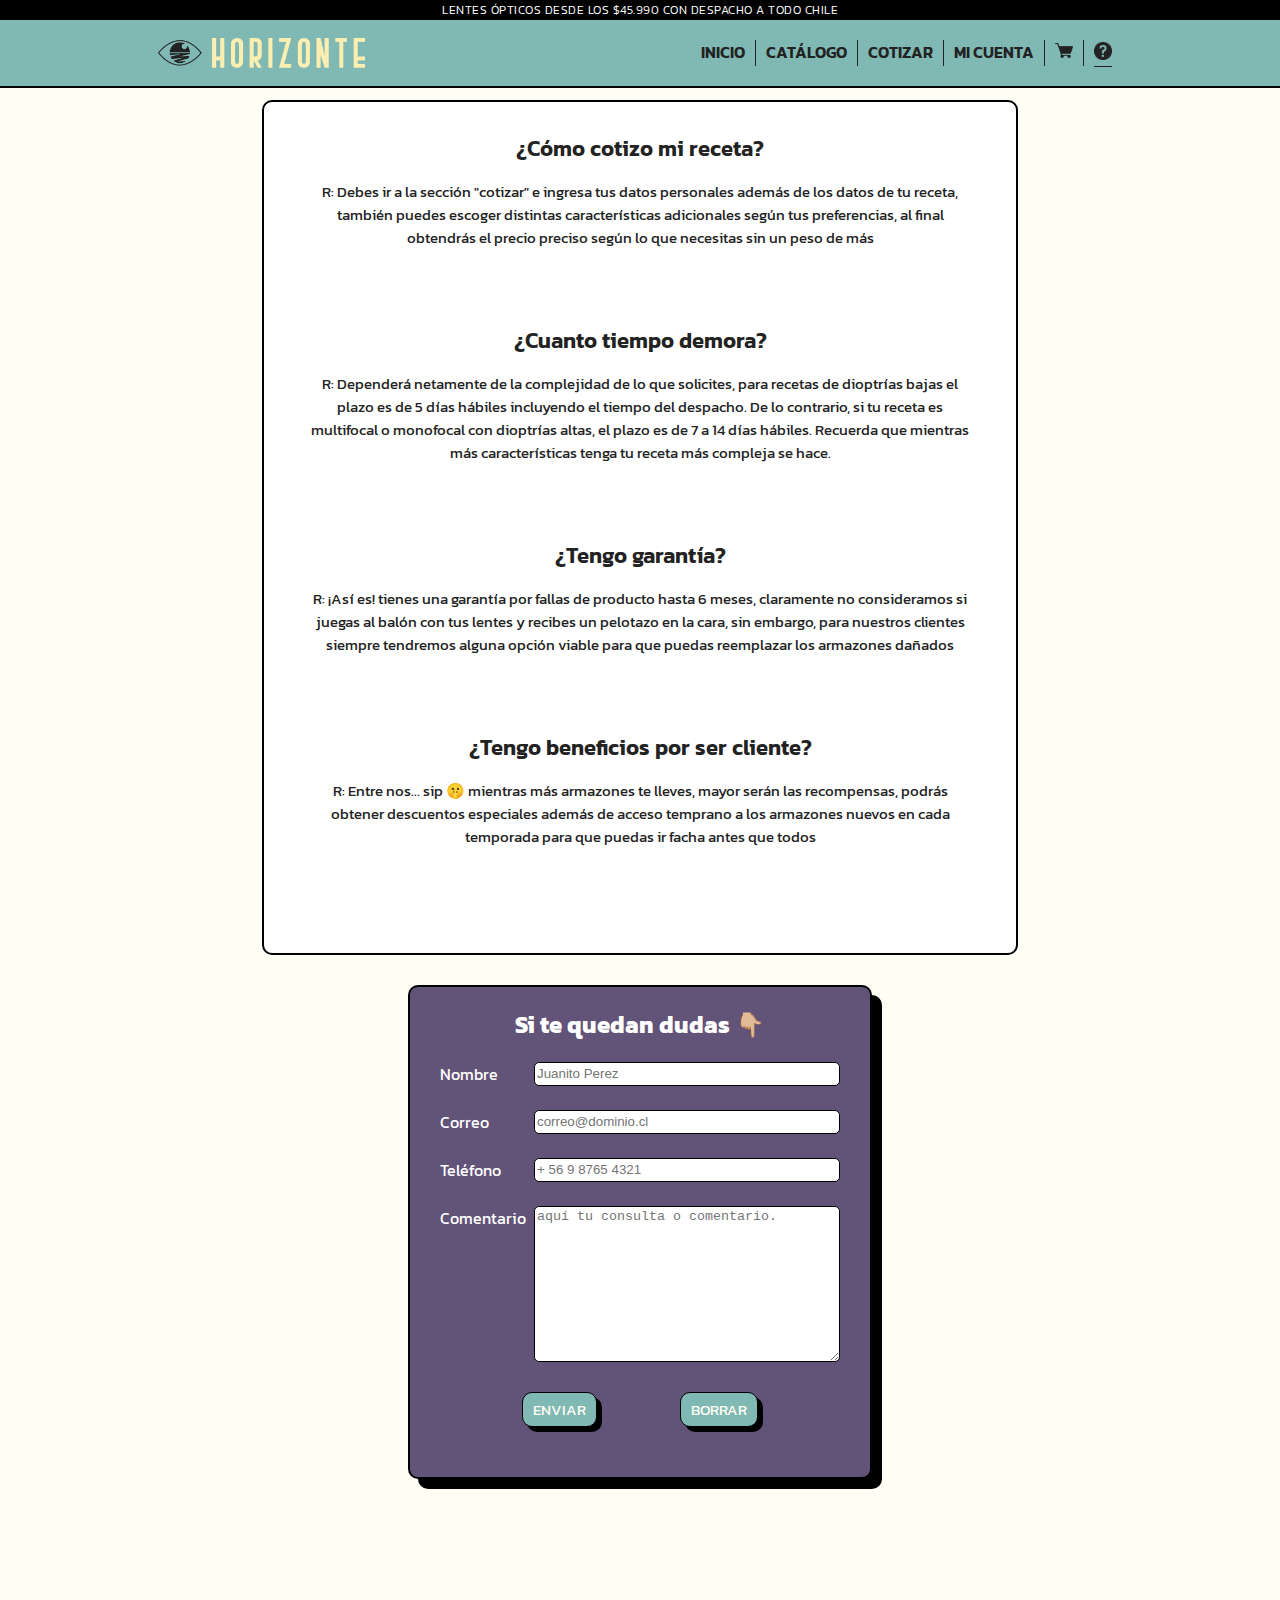
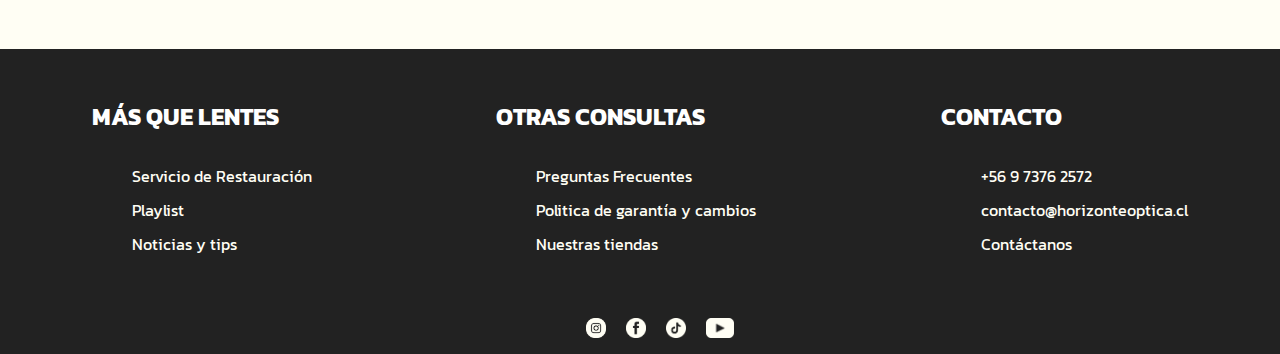
<file: pages/ayuda.html>
<!DOCTYPE html>
<html lang="en">
<head>
    <meta charset="UTF-8">
    <meta name="viewport" content="width=device-width, initial-scale=1.0">
    <meta name="description" content ="Horizonte Óptica Online - Lentes ópticos y de sol, sólo con tu receta - Coméntanos tu inquietud o solicitud y estaremos más que contentos en ayudarte ">

    <title>Ópticas Horizonte - Catálogo</title>

    <link rel="shorcut icon" href ="../icons/ojoamarillo_favicon.png">
    <link rel="preconnect" href="https://fonts.googleapis.com">
    <link rel="preconnect" href="https://fonts.gstatic.com" crossorigin>
    <link href="https://fonts.googleapis.com/css2?family=Kanit:ital,wght@0,100;0,200;0,300;0,400;0,500;0,600;0,700;0,800;0,900;1,100;1,200;1,300;1,400;1,500;1,600;1,700;1,800;1,900&display=swap" rel="stylesheet">
    <link rel="stylesheet" href="../css/pageAyuda.css">
    <link rel="stylesheet" href="https://cdnjs.cloudflare.com/ajax/libs/animate.css/4.1.1/animate.min.css">

</head>
<body>

    <header class="header">
        <h6 class="bannerOferta">LENTES ÓPTICOS DESDE LOS $45.990 CON DESPACHO A TODO CHILE</h6>

        <div  class="navBar"> 
            <a href="#" class="logoHeader animate__animated animate__backInLeft">     
                <img src="../images/brand/horizonte_blackyellow.png" alt="">
            </a>
            <ul class="headerMenu">
                <li><a href="../index.html">INICIO</a></li>
                <li><a href="./catalogo.html">CATÁLOGO</a> </li>
                <li><a href="./cotizar.html">COTIZAR</a>  </li>
                <li><a href="./miCuenta.html">MI CUENTA</a></li>
                <li><a href="#" class="iconoCarrito">
                    <img src="../icons/carritoEeireblac.png" alt="">
                    </a>    </li>
                <li><a href="#" class="iconoAyuda currentPage">
                    <img src="../icons/helpIconBold.png" alt="">
                    </a></li>
            </ul>
        </div>
    </header>


    <main>
        <section class="sectionPregFrec">
            <article>
                <header>
                    ¿Cómo cotizo mi receta?
                </header>
                <p>
                    R: Debes ir a la sección "cotizar" e ingresa tus datos personales además de los datos de tu receta, también puedes escoger distintas características adicionales según tus preferencias, al final obtendrás el precio preciso según lo que necesitas sin un peso de más 
                </p>
            </article>
            <article>
                <header>
                    ¿Cuanto tiempo demora?
                </header>
                <p>
                    R: Dependerá netamente de la complejidad de lo que solicites, para recetas de dioptrías bajas el plazo es de 5 días hábiles incluyendo el tiempo del despacho. De lo contrario, si tu receta es multifocal o monofocal con dioptrías altas, el plazo es de 7 a 14 días hábiles. Recuerda que mientras más características tenga tu receta más compleja se hace.
                </p>
            </article>
            <article>
                <header>
                    ¿Tengo garantía?
                </header>
                <p>
                    R: ¡Así es! tienes una garantía por fallas de producto hasta 6 meses, claramente no consideramos si juegas al balón con tus lentes y recibes un pelotazo en la cara, sin embargo, para nuestros clientes siempre tendremos alguna opción viable para que puedas reemplazar los armazones dañados
                </p>
            </article>
            <article>
                <header>
                    ¿Tengo beneficios por ser cliente?
                </header>
                <p>
                    R: Entre nos... sip 🤫 mientras más armazones te lleves, mayor serán las recompensas, podrás obtener descuentos especiales además de acceso temprano a los armazones nuevos en cada temporada para que puedas ir facha antes que todos
                </p>
            </article>
        </section>
        <section class="sectionContacto">
            <form action="">
                <h2>Si te quedan dudas 👇🏼</h2>
                <section class="formularioContacto">   
                        <div><label for="name">Nombre</label>
                        <input type="text" name="userName" placeholder="Juanito Perez" required></div>
                        <br>
                        <div><label for="mail">Correo</label>
                        <input type="email" name="mail" placeholder="correo@dominio.cl" required></div>
                        <br>
                        <div><label for="tel">Teléfono</label>
                            <input type="tel" name="tel" placeholder="+ 56 9 8765 4321" required></div>
                        <br>
                        <div><label for="comment">Comentario</label>
                        <textarea name="textarea" rows="10" cols="50" placeholder="aquí tu consulta o comentario." required></textarea></div>
                </section>
                <section class="formBotones">
                    <input type="submit" value="ENVIAR" class="btn">
                    <input type="reset" value="BORRAR" class="btn">
                </section>
            </form>
        </section>

    </main>

    <footer>
        <section class="footerOptions">
            <section class="sectionMasQueLentes">
                <h2>MÁS QUE LENTES</h2>
                <ul class="footerList listMasQueLentes">
                    <li><a href="#">Servicio de Restauración</a></li>
                    <li><a href="#">Playlist</a></li>
                    <li><a href="#">Noticias y tips</a></li>
                </ul>
            </section>
            <section class="sectionOtrasConsultas">
                <h2>OTRAS CONSULTAS</h2>
                <ul class="footerList listOtrasConsultas">
                    <li><a href="#">Preguntas Frecuentes</a></li>
                    <li><a href="#">Politica de garantía y cambios</a></li>
                    <li><a href="#">Nuestras tiendas</a></li>
                </ul>
            </section>
            <section class="sectionContacto">
                <h2>CONTACTO</h2>
                <ul class="footerList listContacto">
                    <li><a href="">+56 9 7376 2572</a></li>
                    <li><a href="">contacto@horizonteoptica.cl</a></li>
                    <li><a href="">Contáctanos</a></li>
                </ul>
            </section>
        </section>
        <section class="bannerFinal">
            <li><ul class="listRRSS">
                <li>
                    <a href="">
                    <img src="../icons/iconInstaCircleFlowewhite.png" alt="">
                    </a></li>
                <li>
                    <a href="">
                    <img src="../icons/iconFaceCirWhite.png" alt="">
                    </a></li>
                <li>
                    <a href="">
                    <img src="../icons/iconTkWhite.png" alt="">
                    </a></li>
                <li>
                    <a href="">
                    <img src="../icons/iconYTWhite.png" alt="">
                </a></li>
            </ul></li>
        </section>
    </footer>

    

</body>
</html>
</file>
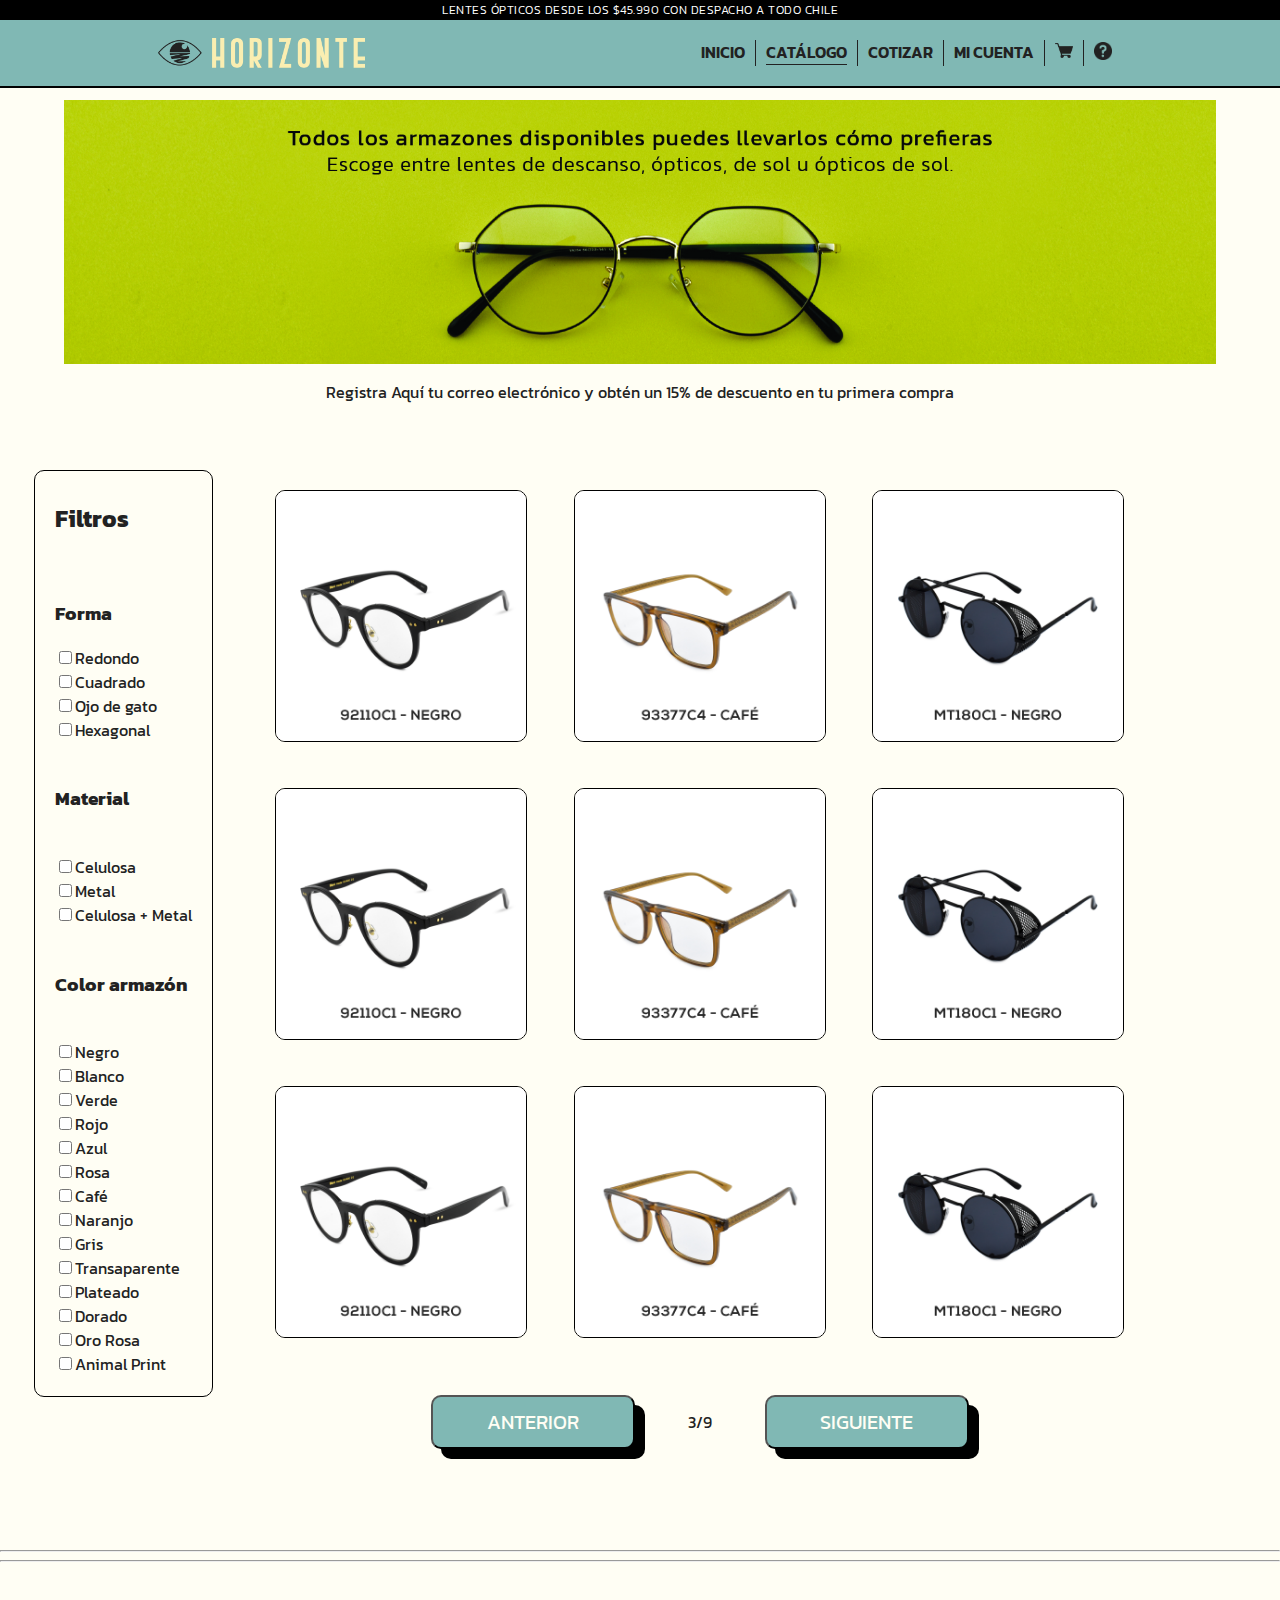
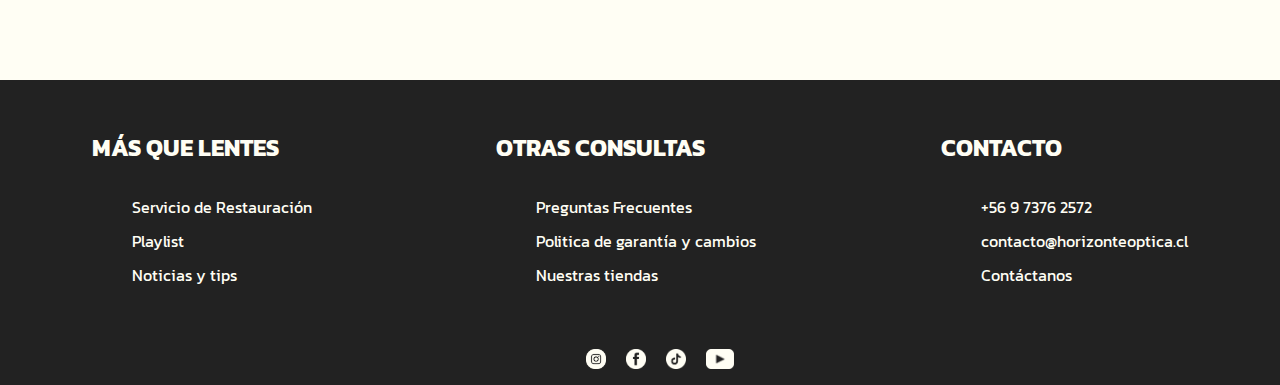
<file: pages/catalogo.html>
<!DOCTYPE html>
<html lang="en">
<head>
    <meta charset="UTF-8">
    <meta name="viewport" content="width=device-width, initial-scale=1.0">
    <meta name="description" content ="Horizonte Óptica Online - Lentes ópticos y de sol, sólo con tu receta - Revisa nuestro catálogo de armazones, ten tu receta a mano y llévate lo que más te guste">

    <title>Ópticas Horizonte - Catálogo</title>

    <link rel="shorcut icon" href ="../icons/ojoamarillo_favicon.png">
    <link rel="preconnect" href="https://fonts.googleapis.com">
    <link rel="preconnect" href="https://fonts.gstatic.com" crossorigin>
    <link href="https://fonts.googleapis.com/css2?family=Kanit:ital,wght@0,100;0,200;0,300;0,400;0,500;0,600;0,700;0,800;0,900;1,100;1,200;1,300;1,400;1,500;1,600;1,700;1,800;1,900&display=swap" rel="stylesheet">
    <link rel="stylesheet" href="../css/pageCatalogo.css">
    <link rel="stylesheet" href="https://cdnjs.cloudflare.com/ajax/libs/animate.css/4.1.1/animate.min.css">

</head>
<body>


<header class="header">
        <h6 class="bannerOferta">LENTES ÓPTICOS DESDE LOS $45.990 CON DESPACHO A TODO CHILE</h6>

    <div class="navBar"> 
        <a href="#" class="logoHeader animate__animated animate__backInLeft ">     
            <img src="../images/brand/horizonte_blackyellow.png" alt="">
        </a>
        <ul class="headerMenu">
            <li><a href="../index.html">INICIO</a></li>
            <li><a href="#" class="currentPage">CATÁLOGO</a> </li>
            <li><a href="./cotizar.html">COTIZAR</a>  </li>
            <li><a href="./miCuenta.html">MI CUENTA</a></li>
            <li><a href="#" class="iconoCarrito">
                <img src="../icons/carritoEeireblac.png" alt="">
                </a>    </li>
            <li><a href="../pages/ayuda.html" class="iconoAyuda">
                <img src="../icons/helpIconBold.png" alt="">
                </a></li>
        </ul>
    </div>
</header>

<main>
<section class="landingCatalogo">
    <section class="fotoInfoCatalogo">
    <img src="../images/catalogo/fotoInfoCatalogo.jpg" alt=""> 
    <article class="textoInfoCatalogo">
        <p>Registra Aquí tu correo electrónico y obtén un 15% de descuento en tu primera compra</p>
    </article>
    </section>
</section>
<section class="catalogo">
    <section class="menuCatalogo">
        <h2>Filtros</h2>
        <br>
        <section class="sectionForma">
        <label for="filtroForma"><h3>Forma</h3></label>
            <input type="checkbox" name="filtroForma"
            value="formaRedondo">Redondo
            <br>
            <input type="checkbox" name="filtroForma"
            value="formaCuadrado">Cuadrado
            <br>
            <input type="checkbox" name="filtroForma"
            value="formaOjoDeGato">Ojo de gato
            <br>
            <input type="checkbox" name="filtroForma"
            value="formaHexagonal">Hexagonal
            <br>
        </section>
        <br>
        <section class="sectionMaterial">
        <label for="filtroMaterial"><h3>Material</h3></label>
            <br>
            <input type="checkbox" name="filtroMaterial"
            value="materialCelulosa">Celulosa
            <br>
            <input type="checkbox" name="filtroMaterial"
            value="materialMetal">Metal
            <br>
            <input type="checkbox" name="filtroMaterial"
            value="materialCelulosaMasMetal">Celulosa + Metal
        </section>
        <br>
        <section class="sectionColor">
            <label for="filtroColor"><h3>Color armazón</h3></label>
                <br>
                <input type="checkbox" name="filtroColor"
                value="colorNegro">Negro
                <br>
                <input type="checkbox" name="filtroColor"
                value="colorBlanco">Blanco
                <br>
                <input type="checkbox" name="filtroColor"
                value="colorVerde">Verde
                <br>
                <input type="checkbox" name="filtroColor"
                value="colorRojo">Rojo
                <br>
                <input type="checkbox" name="filtroColor"
                value="colorAzul">Azul
                <br>
                <input type="checkbox" name="filtroColor"
                value="coloRosa">Rosa
                <br>
                <input type="checkbox" name="filtroColor"
                value="colorCafe">Café
                <br>
                <input type="checkbox" name="filtroColor"
                value="colorNaranjo">Naranjo
                <br>
                <input type="checkbox" name="filtroColor"
                value="coloGris">Gris
                <br>
                <input type="checkbox" name="filtroColor"
                value="colorTransparente">Transaparente
                <br>
                <input type="checkbox" name="filtroColor"
                value="colorPlateado">Plateado
                <br>
                <input type="checkbox" name="filtroColor"
                value="colorDorado">Dorado
                <br>
                <input type="checkbox" name="filtroColor"
                value="colorOroRosa">Oro Rosa
                <br>
                <input type="checkbox" name="filtroColor"
                value="colorAnimalPrint">Animal Print
                <br>
        </section>
    </section>
    <section class="sectionLentesCatalogo">
        <section class="lentesCatalogo">
            <a href="#" class="catLente01">
                <img src="../images/lentes/92110.jpg" alt="">
            </a>
            <a href="#" class="catLente02">
                <img src="../images/lentes/93377C4.jpg" alt="">
            </a>
            <a href="#" class="catLente03">
                <img src="../images/lentes/MT180C1.jpg" alt="">
            </a>
            <a href="#" class="catLente04">
                <img src="../images/lentes/92110.jpg" alt="">
            </a>
            <a href="#" class="catLente05">
                <img src="../images/lentes/93377C4.jpg" alt="">
            </a>
            <a href="#" class="catLente06">
                <img src="../images/lentes/MT180C1.jpg" alt="">
            </a>
            <a href="#" class="catLente07">
                <img src="../images/lentes/92110.jpg" alt="">
            </a>
            <a href="#" class="catLente08">
                <img src="../images/lentes/93377C4.jpg" alt="">
            </a>
            <a href="#" class="catLente09">
                <img src="../images/lentes/MT180C1.jpg" alt="">
            </a>
        </section>
    <div class="botonesCatalogo">
        <button class="boton01 btnAnterior">ANTERIOR</button>
        <P>3/9</P>
        <button class="boton01 btnSiguiente">SIGUIENTE</button>
    </div>
    </section>
</section>

    <hr>
    <hr>

</main>

<footer>
    <section class="footerOptions">
        <section class="sectionMasQueLentes">
            <h2>MÁS QUE LENTES</h2>
            <ul class="footerList listMasQueLentes">
                <li><a href="#">Servicio de Restauración</a></li>
                <li><a href="#">Playlist</a></li>
                <li><a href="#">Noticias y tips</a></li>
            </ul>
        </section>
        <section class="sectionOtrasConsultas">
            <h2>OTRAS CONSULTAS</h2>
            <ul class="footerList listOtrasConsultas">
                <li><a href="#">Preguntas Frecuentes</a></li>
                <li><a href="#">Politica de garantía y cambios</a></li>
                <li><a href="#">Nuestras tiendas</a></li>
            </ul>
        </section>
        <section class="sectionContacto">
            <h2>CONTACTO</h2>
            <ul class="footerList listContacto">
                <li><a href="">+56 9 7376 2572</a></li>
                <li><a href="">contacto@horizonteoptica.cl</a></li>
                <li><a href="">Contáctanos</a></li>
            </ul>
        </section>
    </section>
    <section class="bannerFinal">
        <li><ul class="listRRSS">
            <li>
                <a href="">
                <img src="../icons/iconInstaCircleFlowewhite.png" alt="">
                </a></li>
            <li>
                <a href="">
                <img src="../icons/iconFaceCirWhite.png" alt="">
                </a></li>
            <li>
                <a href="">
                <img src="../icons/iconTkWhite.png" alt="">
                </a></li>
            <li>
                <a href="">
                <img src="../icons/iconYTWhite.png" alt="">
            </a></li>
        </ul></li>
    </section>
</footer>

    

</body>
</html>
</file>
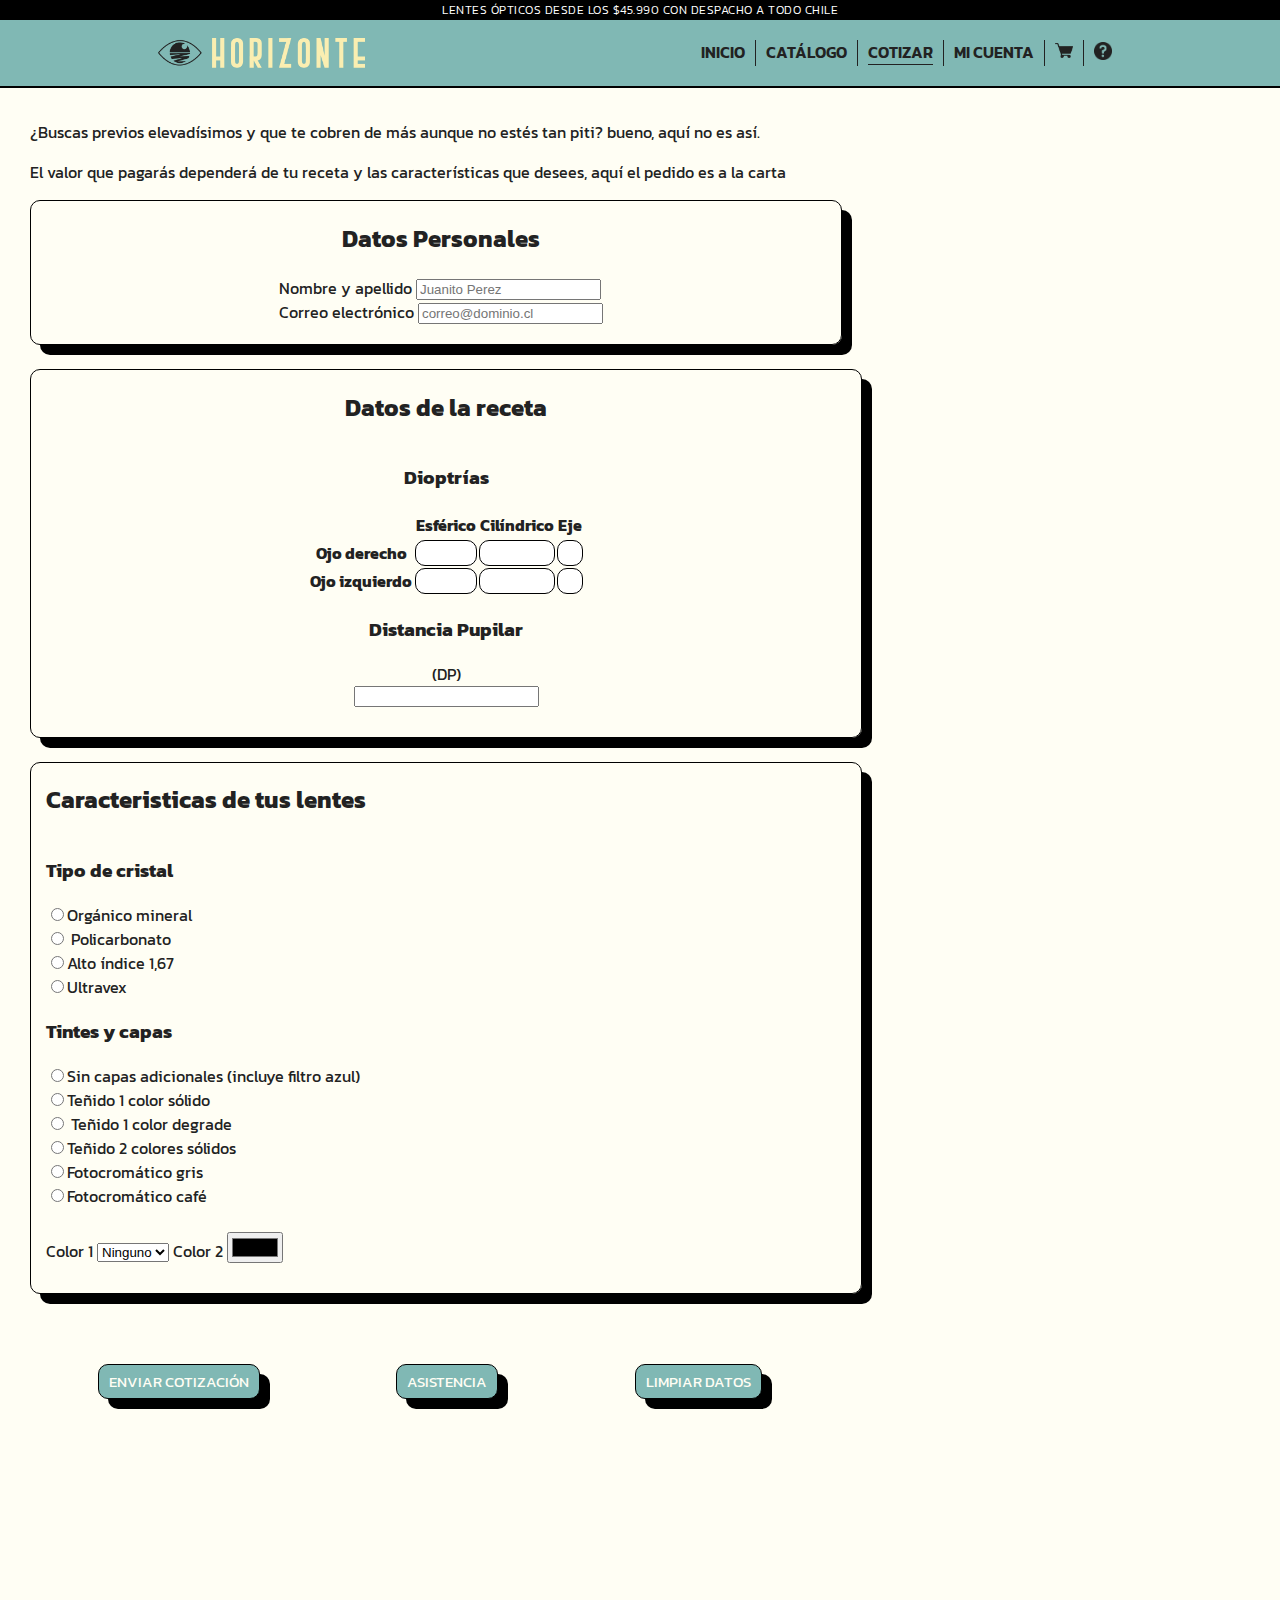
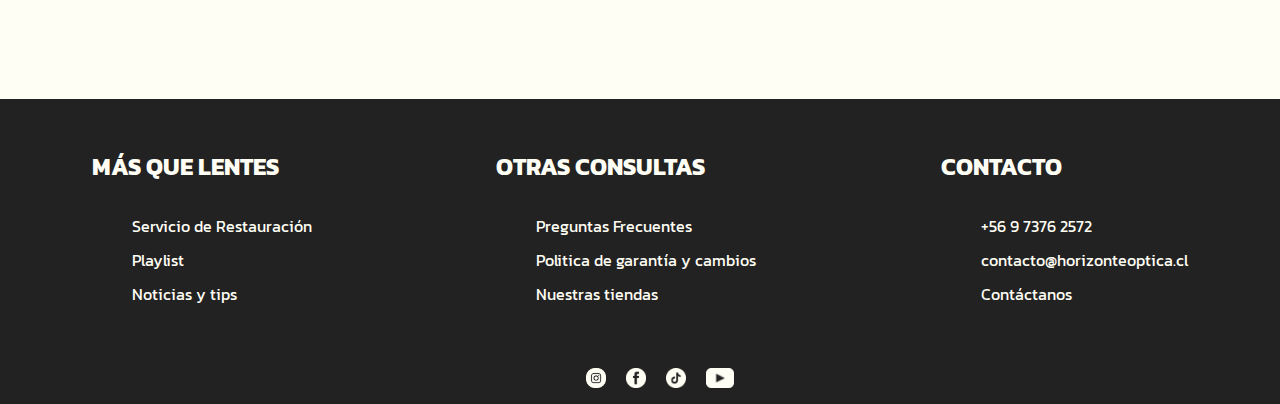
<file: pages/cotizar.html>
<!DOCTYPE html>
<html lang="en">
<head>
    <meta charset="UTF-8">
    <meta name="viewport" content="width=device-width, initial-scale=1.0">
    <meta name="description" content ="Horizonte Óptica Online - Lentes ópticos y de sol, sólo con tu receta - Ten tu receta a mano e ingresa los datos para obtener el precio preciso de lo que necesitas">

    <title>Ópticas Horizonte - Catálogo</title>

    <link rel="shorcut icon" href ="../icons/ojoamarillo_favicon.png">
    <link rel="preconnect" href="https://fonts.googleapis.com">
    <link rel="preconnect" href="https://fonts.gstatic.com" crossorigin>
    <link href="https://fonts.googleapis.com/css2?family=Kanit:ital,wght@0,100;0,200;0,300;0,400;0,500;0,600;0,700;0,800;0,900;1,100;1,200;1,300;1,400;1,500;1,600;1,700;1,800;1,900&display=swap" rel="stylesheet">
    <link rel="stylesheet" href="../css/pageCotizar.css">
    <link rel="stylesheet" href="https://cdnjs.cloudflare.com/ajax/libs/animate.css/4.1.1/animate.min.css">

</head>
<body>

    <header class="header">
        <h6 class="bannerOferta">LENTES ÓPTICOS DESDE LOS $45.990 CON DESPACHO A TODO CHILE</h6>

        <div  class="navBar"> 
            <a href="#" class="logoHeader animate__animated animate__backInLeft ">     
                <img src="../images/brand/horizonte_blackyellow.png" alt="">
            </a>
            <ul class="headerMenu">
                <li><a href="../index.html">INICIO</a></li>
                <li><a href="./catalogo.html">CATÁLOGO</a> </li>
                <li><a href="#" class="currentPage">COTIZAR</a>  </li>
                <li><a href="./miCuenta.html">MI CUENTA</a></li>
                <li><a href="#" class="iconoCarrito">
                    <img src="../icons/carritoEeireblac.png" alt="">
                    </a>    </li>
                <li><a href="../pages/ayuda.html" class="iconoAyuda">
                    <img src="../icons/helpIconBold.png" alt="">
                    </a></li>
            </ul>
        </div>
    </header>


    <main>
    <section class="sectionCotizador">
            <section class="textoCotizador">
                <p>¿Buscas previos elevadísimos y que te cobren de más aunque no estés tan piti? bueno, aquí no es así.
                </p>
                <p>El valor que pagarás dependerá de tu receta y las características que desees, aquí el pedido es a la carta 
                </p>
            </section>
            <section class="datosCotizador">
            <form action="">
                <section class="formDatosPersonales">
                    <h2>Datos Personales</h2>
                        <section class="inputDatosPersonales">   
                        <label for="name">Nombre y apellido</label>
                        <input type="text" id="name" name="userName" placeholder="Juanito Perez" required>
                        <br>
                        <label for="mail">Correo electrónico</label>
                        <input type="mail" name="mail" placeholder="correo@dominio.cl" required>
                        </section>
                </section>
                <br>
                <section class="formDatosDeReceta">
                    <h2>Datos de la receta</h2>
                    <h3>Dioptrías</h3>
                    <table>
                        <colgroup>
                            <col span="1">
                            <col span="3" style="background-color: #ffffff;">
                        </colgroup>
                        
                        <thead>
                        </thead>
                        <tr>
                            <th></th>
                            <th>Esférico</th>
                            <th>Cilíndrico</th>
                            <th>Eje</th>
                        </tr>
                        <tr>
                            <th>Ojo derecho</th>
                            <td></td>
                            <td></td>
                            <td></td>
                        </tr>
                        <tr>
                            <th>Ojo izquierdo</th>
                            <td></td>
                            <td></td>
                            <td></td>
                        </tr>
                    </table>
                    <h3>Distancia Pupilar</h3>
                    <label for="DP">(DP)</label>
                    <input type="number" name="DP">
                </section>
                <br>
                <section class="formCaracLentes">
                    <h2>Caracteristicas de tus lentes</h2>
                    <div class="inputTipoCristal">
                        <h3>Tipo de cristal</h3>
                        <div class="selectTipoCristal">
                            <label for="tipoCristal"></label>
                            <input type="radio" name="tipoCristal" value="cristalOrganico">Orgánico mineral
                            <br>
                            <input type="radio" name="tipoCristal value="cristalPolicarbonato"> Policarbonato
                            <br>
                            <input type="radio" name="tipoCristal" value="cristalAltoIndice">Alto índice 1,67
                            <br>
                            <input type="radio" name="tipoCristal" value="cristalUltravez">Ultravex
                        </div>
                    </div>
                    <div class="inputTinteCapas">
                        <h3>Tintes y capas</h3>
                        <div class="selectTinteCapa">
                            <label for="tipoCristal"></label>
                            <input type="radio" name="tinteCapas" value="sinTinte">Sin capas adicionales (incluye filtro azul)
                            <br>
                            <input type="radio" name="tinteCapas" value="tinte1ColorSolido">Teñido 1 color sólido
                            <br>
                            <input type="radio" name="tinteCapas value="tinte1ColorDegrade"> Teñido 1 color degrade
                            <br>
                            <input type="radio" name="tinteCapas" value="tinte2ColorSolido">Teñido 2 colores sólidos
                            <br>
                            <input type="radio" name="tinteCapas" value="tinteFotoGris">Fotocromático gris
                            <br>
                            <input type="radio" name="tinteCapas" value="tinteFotoCafe">Fotocromático café
                        </div>
                    </div>
                    <br>
                    <div class="tinteColores">
                            <label for="tinteColor1">Color 1</label>
                                <select name="tinteColor1" id="">
                                    <option value="none">Ninguno</option>
                                    <option value="black">Negro</option>
                                    <option value="brown">Café</option>    
                                    <option value="green">Verde</option>
                                    <option value="blue">Azul</option>
                                    <option value="yellow">Amarillo</option>
                                    <option value="red">Rojo</option>
                                    <option value="pink">Rosado</option>
                                    <option value="purple">Morado</option>
                                </select>
                            <label for="tinteColor2">Color 2</label>
                            <input type="color" name="tintecolor2" id="">
                    </div>
                </section>
                <section class="formBotones">
                    <input type="submit" value="ENVIAR COTIZACIÓN" class="btn">
                    <a href="./ayuda.html"><input type="button" value="ASISTENCIA" class="btn"></a>
                    <input type="reset" value="LIMPIAR DATOS" class="btn">
                </section>
            </form>
            </section>
    </section>
    </main>

    <footer>
        <section class="footerOptions">
            <section class="sectionMasQueLentes">
                <h2>MÁS QUE LENTES</h2>
                <ul class="footerList listMasQueLentes">
                    <li><a href="#">Servicio de Restauración</a></li>
                    <li><a href="#">Playlist</a></li>
                    <li><a href="#">Noticias y tips</a></li>
                </ul>
            </section>
            <section class="sectionOtrasConsultas">
                <h2>OTRAS CONSULTAS</h2>
                <ul class="footerList listOtrasConsultas">
                    <li><a href="#">Preguntas Frecuentes</a></li>
                    <li><a href="#">Politica de garantía y cambios</a></li>
                    <li><a href="#">Nuestras tiendas</a></li>
                </ul>
            </section>
            <section class="sectionContacto">
                <h2>CONTACTO</h2>
                <ul class="footerList listContacto">
                    <li><a href="">+56 9 7376 2572</a></li>
                    <li><a href="">contacto@horizonteoptica.cl</a></li>
                    <li><a href="">Contáctanos</a></li>
                </ul>
            </section>
        </section>
        <section class="bannerFinal">
            <li><ul class="listRRSS">
                <li>
                    <a href="">
                    <img src="../icons/iconInstaCircleFlowewhite.png" alt="">
                    </a></li>
                <li>
                    <a href="">
                    <img src="../icons/iconFaceCirWhite.png" alt="">
                    </a></li>
                <li>
                    <a href="">
                    <img src="../icons/iconTkWhite.png" alt="">
                    </a></li>
                <li>
                    <a href="">
                    <img src="../icons/iconYTWhite.png" alt="">
                </a></li>
            </ul></li>
        </section>
    </footer>

    

</body>
</html>
</file>
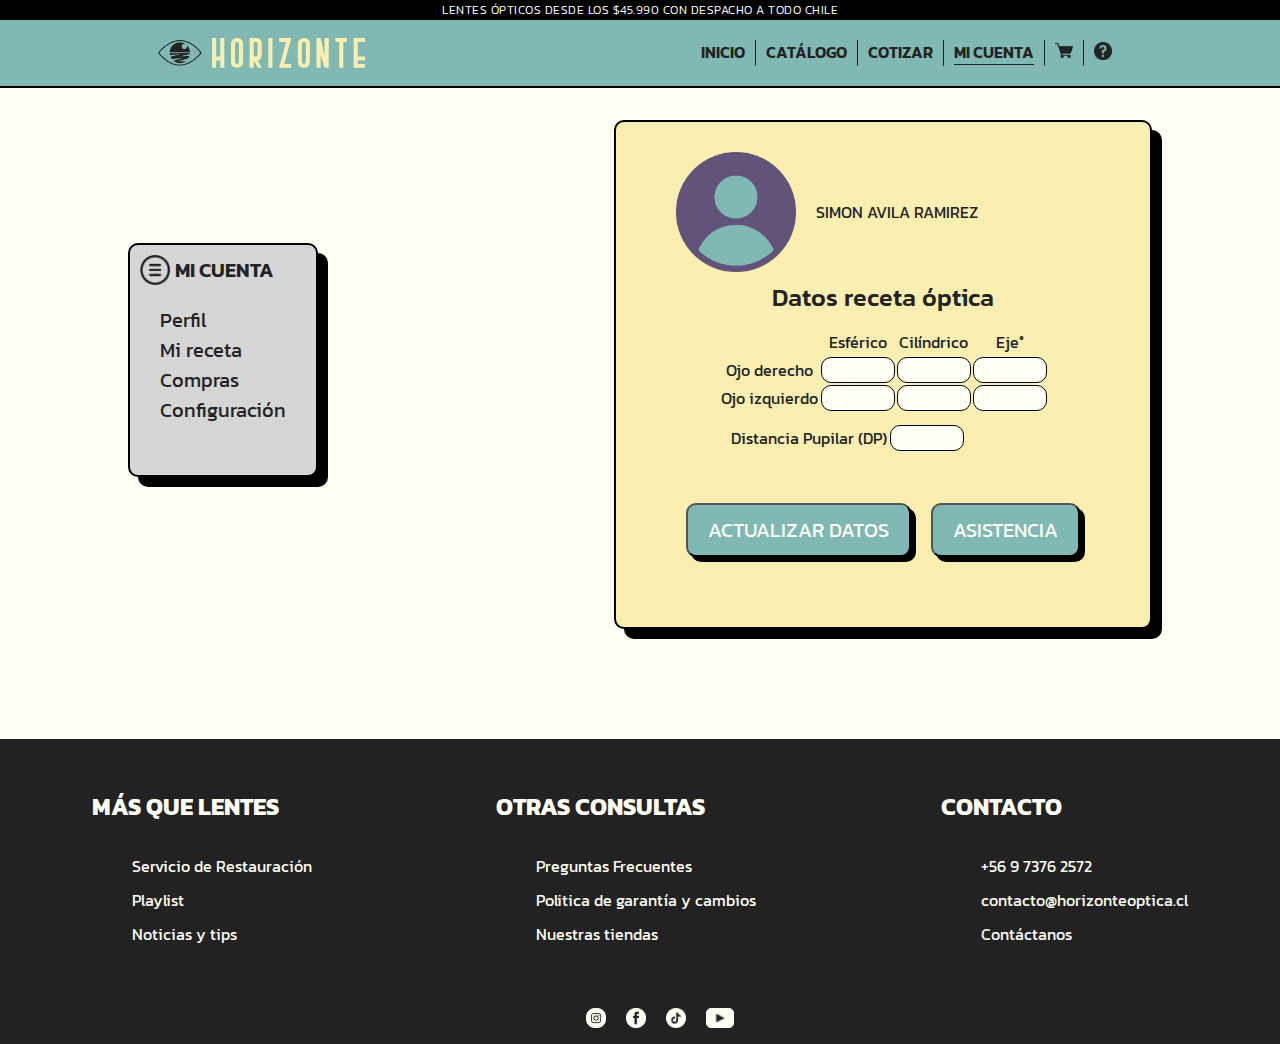
<file: pages/miCuenta.html>
<!DOCTYPE html>
<html lang="en">
<head>
    <meta charset="UTF-8">
    <meta name="viewport" content="width=device-width, initial-scale=1.0">
    <meta name="description" content ="Horizonte Óptica Online - Lentes ópticos y de sol, sólo con tu receta - Mi Perfil - Obtén toda la información de tus compras y tu receta vigente">

    <title>Ópticas Horizonte - Catálogo</title>

    <link rel="shorcut icon" href ="../icons/ojoamarillo_favicon.png">
    <link rel="preconnect" href="https://fonts.googleapis.com">
    <link rel="preconnect" href="https://fonts.gstatic.com" crossorigin>
    <link href="https://fonts.googleapis.com/css2?family=Kanit:ital,wght@0,100;0,200;0,300;0,400;0,500;0,600;0,700;0,800;0,900;1,100;1,200;1,300;1,400;1,500;1,600;1,700;1,800;1,900&display=swap" rel="stylesheet">
    <link rel="stylesheet" href="../css/pageMicuenta.css">
    <link rel="stylesheet" href="https://cdnjs.cloudflare.com/ajax/libs/animate.css/4.1.1/animate.min.css">

</head>
<body>

    <header class="header">
        <h6 class="bannerOferta">LENTES ÓPTICOS DESDE LOS $45.990 CON DESPACHO A TODO CHILE</h6>

        <div  class="navBar"> 
            <a href="#" class="logoHeader animate__animated animate__backInLeft ">     
                <img src="../images/brand/horizonte_blackyellow.png" alt="">
            </a>
            <ul class="headerMenu">
                <li><a href="../index.html">INICIO</a></li>
                <li><a href="./catalogo.html">CATÁLOGO</a> </li>
                <li><a href="./cotizar.html">COTIZAR</a>  </li>
                <li><a href="#" class="currentPage">MI CUENTA</a></li>
                <li><a href="#"class="iconoCarrito">
                    <img src="../icons/carritoEeireblac.png" alt="">
                    </a>    </li>
                <li><a href="./ayuda.html" class="iconoAyuda">
                    <img src="../icons/helpIconBold.png" alt="">
                    </a></li>
            </ul>
        </div>
    </header>

    <main>
        <section class="sectionProfile">
            <section class="menuProfile">
                    <header class="tituloMenuProfile">
                        <img src="../icons/iconMenuEeireblack.png" alt="">
                        <p> MI CUENTA</p>
                    </header>
                    <ul class="navMenuProfile">
                        <li><a href="#">Perfil</a></li>
                        <li><a href="#">Mi receta</a></li>
                        <li><a href="#">Compras</a></li>
                        <li><a href="#">Configuración</a></li>
                    </ul>
            </section>
            <section class="resumeProfile">
                <header class="nombreResumeProfile">
                    <img src="../icons/profileIcon.png" alt="">
                    <p>SIMON AVILA RAMIREZ</p>   
                </header>
                <div class="tablasDatosReceta">
                    <p class="tituloTablaDiop">Datos receta óptica</p>
                    <section class="tablas">
                        <table class="tablaDiop">
                        <colgroup>
                            <col span="1">
                            <col span="3" style="background-color: #FFFEF4;">
                        </colgroup>
                        
                        <tr>
                            <th></th>
                            <th>Esférico</th>
                            <th>Cilíndrico</th>
                            <th>Eje°</th>
                        </tr>
                        <tr>
                            <th>Ojo derecho</th>
                            <td></td>
                            <td></td>
                            <td></td>
                        </tr>
                        <tr>
                            <th>Ojo izquierdo</th>
                            <td></td>
                            <td></td>
                            <td></td>
                        </tr>
                        </table>
                        <table class="tablaDP">
                        <tr>
                            <th>Distancia Pupilar (DP)</th>
                            <td></td>
                            <col span="1">
                            <col span="3" style="background-color: #FFFEF4;">
                        </tr>
                        </table>
                    </section>
                </div>
                <section class="botonesReceta">
                    <button class="btn actualizar">ACTUALIZAR DATOS</button>
                    <a href="./ayuda.html"><button class="btn asistencia">ASISTENCIA</button></a>
                </section>
            </section>
        </section>
    </main>

    <footer>
        <section class="footerOptions">
            <section class="sectionMasQueLentes">
                <h2>MÁS QUE LENTES</h2>
                <ul class="footerList listMasQueLentes">
                    <li><a href="#">Servicio de Restauración</a></li>
                    <li><a href="#">Playlist</a></li>
                    <li><a href="#">Noticias y tips</a></li>
                </ul>
            </section>
            <section class="sectionOtrasConsultas">
                <h2>OTRAS CONSULTAS</h2>
                <ul class="footerList listOtrasConsultas">
                    <li><a href="#">Preguntas Frecuentes</a></li>
                    <li><a href="#">Politica de garantía y cambios</a></li>
                    <li><a href="#">Nuestras tiendas</a></li>
                </ul>
            </section>
            <section class="sectionContacto">
                <h2>CONTACTO</h2>
                <ul class="footerList listContacto">
                    <li><a href="">+56 9 7376 2572</a></li>
                    <li><a href="">contacto@horizonteoptica.cl</a></li>
                    <li><a href="">Contáctanos</a></li>
                </ul>
            </section>
        </section>
        <section class="bannerFinal">
            <li><ul class="listRRSS">
                <li>
                    <a href="">
                    <img src="../icons/iconInstaCircleFlowewhite.png" alt="">
                    </a></li>
                <li>
                    <a href="">
                    <img src="../icons/iconFaceCirWhite.png" alt="">
                    </a></li>
                <li>
                    <a href="">
                    <img src="../icons/iconTkWhite.png" alt="">
                    </a></li>
                <li>
                    <a href="">
                    <img src="../icons/iconYTWhite.png" alt="">
                </a></li>
            </ul></li>
        </section>
    </footer>
</body>
</html>
</file>
<file: css/pageAyuda.css>
@charset "UTF-8";
/* para modificar en scssMain una class según la mediaQueri
.class {
    @include mobile{
        flex-direction: propiedad;
    }
}      


/*Se puede utilizar metodo similar a function de JavaScript
MQUERIS>
    @mixin mediaquery($ancho){ 
        @content;}

    MAIN>
    @include mediaquery(700px){}   */
.boton01 {
  font-family: "Kanit", sans-serif;
  width: fit-content;
  max-width: 180px;
  min-width: 160px;
  height: fit-content;
  padding: 10px 20px;
  font-size: 20px;
  background-color: #80B8B4;
  color: #FFFEF4;
  display: flex;
  justify-content: center;
  text-align: center;
  line-height: 150%;
  border-radius: 10px;
  /* offset-x | offset-y | blur-radius | spread-radius | color */
  box-shadow: 10px 10px 0px 0px #000000;
}

.boton01:hover {
  background-color: #FAEEB1;
  color: #222222;
}

.header {
  display: flex;
  flex-wrap: nowrap;
  flex-direction: column;
  height: fit-content;
  width: 100%;
  margin: 0;
  position: fixed;
  z-index: 4;
  border-bottom: 2px solid #000000;
}
.bannerOferta {
  background-color: #000000;
  display: flex;
  justify-content: center;
  align-items: center;
  color: #ffffff;
  font-family: "Kanit", sans-serif;
  font-weight: 300;
  font-style: normal;
  letter-spacing: 0.5px;
  line-height: 14px;
  font-size: 7px;
  margin: 0;
  width: 100%;
  position: static;
}
@media only screen and (max-width: 391px) {
  .bannerOferta {
    font-weight: 100;
  }
}
@media only screen and (max-width: 481px) {
  .bannerOferta {
    font-size: 8px;
    font-weight: 200;
  }
}
@media only screen and (max-width: 1023px) {
  .bannerOferta {
    font-size: 10px;
    font-weight: 300;
  }
}
@media only screen and (min-width: 1024px) {
  .bannerOferta {
    font-size: 12px;
    font-weight: 300;
    line-height: 20px;
  }
}

.navBar {
  background-color: #80B8B4;
  display: flex;
  flex-wrap: wrap;
  justify-content: space-around;
  align-items: center;
  height: fit-content;
  padding: 10px 0 10px 0;
  width: 100%;
}

.logoHeader {
  display: flex;
  justify-content: center;
}

.logoHeader img {
  margin: 0;
  height: 30px;
}
@media only screen and (max-width: 391px) {
  .logoHeader img {
    height: 15px;
  }
}
@media only screen and (max-width: 481px) {
  .logoHeader img {
    height: 18px;
  }
}
@media only screen and (max-width: 1023px) {
  .logoHeader img {
    height: 20px;
  }
}
.headerMenu {
  display: flex;
  flex-direction: row;
  justify-content: space-evenly;
  padding: 10px;
  margin: 0;
}

.headerMenu li {
  border-right: 1px solid #222222;
  list-style: none;
  float: left;
  font-size: 16px;
  font-weight: 600;
  padding-right: 10px;
  padding-left: 10px;
}
@media only screen and (max-width: 391px) {
  .headerMenu li {
    font-size: 10px;
    font-weight: 300;
  }
}
@media only screen and (max-width: 481px) {
  .headerMenu li {
    font-size: 12px;
    font-weight: 400;
  }
}
@media only screen and (max-width: 1023px) {
  .headerMenu li {
    font-size: 14px;
    font-weight: 500;
  }
}
@media only screen and (min-width: 1024px) {
  .headerMenu li {
    font-size: 16px;
    font-weight: 600;
  }
}

.headerMenu li:last-child {
  border-right: none;
  padding-right: 0px;
}

.currentPage {
  border-bottom: 1px solid;
}

.iconoCarrito img {
  height: 10px;
}
@media only screen and (max-width: 391px) {
  .iconoCarrito img {
    height: 10px;
  }
}
@media only screen and (max-width: 481px) {
  .iconoCarrito img {
    height: 10px;
  }
}
@media only screen and (max-width: 1023px) {
  .iconoCarrito img {
    height: 15px;
  }
}
@media only screen and (min-width: 1024px) {
  .iconoCarrito img {
    height: 15px;
  }
}

.iconoAyuda IMG {
  height: 18px;
  padding-top: 2px;
}
.headerMenu a {
  color: #222222;
  text-decoration: none;
}

a:hover {
  color: #FFFEF4;
}

/*FOOTER*/
footer {
  margin-top: 110px;
  width: 100%;
}

.footerOptions {
  background-color: #222222;
  text-decoration: none;
  width: 100%;
  color: #fffef4;
  display: flex;
  flex-direction: row;
  flex-wrap: wrap;
  justify-content: space-around;
  padding: 30px 0px 30px 0px;
}

.listContacto {
  justify-content: left;
}

.listRRSS img {
  height: 20px;
}

.listRRSS li {
  justify-content: space-between;
  padding-right: 5px;
  float: inline-start;
}

.footerOptions li {
  list-style: none;
  padding-top: 10px;
}

.footerOptions a {
  color: #FFFEF4;
  text-decoration: none;
}

.footerOptions a:hover {
  color: #faeeb1;
}

.bannerFinal {
  background-color: #222222;
  width: 100%;
  display: flex;
  flex-direction: row;
  justify-content: center;
  align-items: center;
  padding-bottom: 10px;
}

.bannerFinal li {
  list-style-type: none;
  padding-left: 10px;
  padding-right: 10px;
}

.bannerFinal a {
  text-decoration: none;
}

@media (max-width: 480px) {
  .footerOptions {
    width: 100%;
    color: #fffef4;
    display: flex;
    flex-direction: column;
    flex-wrap: wrap;
    justify-content: center;
    padding: 30px 0px 30px 100px;
  }
  .sectionMasQueLentes {
    margin: 0 0 30px 0;
  }
  .sectionOtrasConsultas {
    margin: 0 0 30px 0;
  }
}
* {
  box-sizing: content-box;
}

html {
  height: 100%;
  width: 100%;
  scroll-behavior: smooth;
}

body {
  background-color: #FFFEF4;
  width: 100%;
  max-width: 1920px;
  margin: 0;
  padding: 0;
  width: 100%;
  height: fit-content;
  display: flex;
  flex-direction: column;
  align-items: center;
  align-content: center;
  color: #222222;
  font-family: "Kanit", sans-serif;
  scroll-behavior: smooth;
}
body a {
  text-decoration: none;
}

.boton01 {
  font-family: "Kanit", sans-serif;
  width: fit-content;
  max-width: 180px;
  min-width: 160px;
  height: fit-content;
  padding: 10px 20px;
  font-size: 20px;
  background-color: #80B8B4;
  color: #FFFEF4;
  display: flex;
  justify-content: center;
  text-align: center;
  line-height: 150%;
  border-radius: 10px;
  /* offset-x | offset-y | blur-radius | spread-radius | color */
  box-shadow: 10px 10px 0px 0px #000000;
}

.boton01:hover {
  background-color: #FAEEB1;
  color: #222222;
}

/*FOOTER*/
footer {
  margin-top: 110px;
  width: 100%;
}

.footerOptions {
  background-color: #222222;
  text-decoration: none;
  width: 100%;
  color: #fffef4;
  display: flex;
  flex-direction: row;
  flex-wrap: wrap;
  justify-content: space-around;
  padding: 30px 0px 30px 0px;
}

.listContacto {
  justify-content: left;
}

.listRRSS img {
  height: 20px;
}

.listRRSS li {
  justify-content: space-between;
  padding-right: 5px;
  float: inline-start;
}

.footerOptions li {
  list-style: none;
  padding-top: 10px;
}

.footerOptions a {
  color: #FFFEF4;
  text-decoration: none;
}

.footerOptions a:hover {
  color: #faeeb1;
}

.bannerFinal {
  background-color: #222222;
  width: 100%;
  display: flex;
  flex-direction: row;
  justify-content: center;
  align-items: center;
  padding-bottom: 10px;
}

.bannerFinal li {
  list-style-type: none;
  padding-left: 10px;
  padding-right: 10px;
}

.bannerFinal a {
  text-decoration: none;
}

@media (max-width: 480px) {
  .footerOptions {
    width: 100%;
    color: #fffef4;
    display: flex;
    flex-direction: column;
    flex-wrap: wrap;
    justify-content: center;
    padding: 30px 0px 30px 100px;
  }
  .sectionMasQueLentes {
    margin: 0 0 30px 0;
  }
  .sectionOtrasConsultas {
    margin: 0 0 30px 0;
  }
}
.header {
  display: flex;
  flex-wrap: nowrap;
  flex-direction: column;
  height: fit-content;
  width: 100%;
  margin: 0;
  position: fixed;
  z-index: 4;
  border-bottom: 2px solid #000000;
}
.bannerOferta {
  background-color: #000000;
  display: flex;
  justify-content: center;
  align-items: center;
  color: #ffffff;
  font-family: "Kanit", sans-serif;
  font-weight: 300;
  font-style: normal;
  letter-spacing: 0.5px;
  line-height: 14px;
  font-size: 7px;
  margin: 0;
  width: 100%;
  position: static;
}
@media only screen and (max-width: 391px) {
  .bannerOferta {
    font-weight: 100;
  }
}
@media only screen and (max-width: 481px) {
  .bannerOferta {
    font-size: 8px;
    font-weight: 200;
  }
}
@media only screen and (max-width: 1023px) {
  .bannerOferta {
    font-size: 10px;
    font-weight: 300;
  }
}
@media only screen and (min-width: 1024px) {
  .bannerOferta {
    font-size: 12px;
    font-weight: 300;
    line-height: 20px;
  }
}

.navBar {
  background-color: #80B8B4;
  display: flex;
  flex-wrap: wrap;
  justify-content: space-around;
  align-items: center;
  height: fit-content;
  padding: 10px 0 10px 0;
  width: 100%;
}

.logoHeader {
  display: flex;
  justify-content: center;
}

.logoHeader img {
  margin: 0;
  height: 30px;
}
@media only screen and (max-width: 391px) {
  .logoHeader img {
    height: 15px;
  }
}
@media only screen and (max-width: 481px) {
  .logoHeader img {
    height: 18px;
  }
}
@media only screen and (max-width: 1023px) {
  .logoHeader img {
    height: 20px;
  }
}
.headerMenu {
  display: flex;
  flex-direction: row;
  justify-content: space-evenly;
  padding: 10px;
  margin: 0;
}

.headerMenu li {
  border-right: 1px solid #222222;
  list-style: none;
  float: left;
  font-size: 16px;
  font-weight: 600;
  padding-right: 10px;
  padding-left: 10px;
}
@media only screen and (max-width: 391px) {
  .headerMenu li {
    font-size: 10px;
    font-weight: 300;
  }
}
@media only screen and (max-width: 481px) {
  .headerMenu li {
    font-size: 12px;
    font-weight: 400;
  }
}
@media only screen and (max-width: 1023px) {
  .headerMenu li {
    font-size: 14px;
    font-weight: 500;
  }
}
@media only screen and (min-width: 1024px) {
  .headerMenu li {
    font-size: 16px;
    font-weight: 600;
  }
}

.headerMenu li:last-child {
  border-right: none;
  padding-right: 0px;
}

.currentPage {
  border-bottom: 1px solid;
}

.iconoCarrito img {
  height: 10px;
}
@media only screen and (max-width: 391px) {
  .iconoCarrito img {
    height: 10px;
  }
}
@media only screen and (max-width: 481px) {
  .iconoCarrito img {
    height: 10px;
  }
}
@media only screen and (max-width: 1023px) {
  .iconoCarrito img {
    height: 15px;
  }
}
@media only screen and (min-width: 1024px) {
  .iconoCarrito img {
    height: 15px;
  }
}

.iconoAyuda IMG {
  height: 18px;
  padding-top: 2px;
}
.headerMenu a {
  color: #222222;
  text-decoration: none;
}

a:hover {
  color: #FFFEF4;
}

.sectionPregFrec {
  background-color: #FFFFFF;
  width: 80%;
  max-width: 800px;
  margin: auto;
  margin-top: 100px;
  display: flex;
  flex-direction: column;
  align-items: center;
  text-align: center;
  padding: 30px 30px;
  border: 2px solid #000000;
  border-radius: 10px;
}
.sectionPregFrec article {
  margin-bottom: 60px;
  padding: 0 15px;
}
.sectionPregFrec header {
  font-size: 22px;
  font-weight: 600;
}
.sectionPregFrec p {
  font-size: 15px;
}

.sectionContacto form {
  background-color: #625378;
  border-radius: 10px;
  border: 2px solid #000000;
  box-shadow: 10px 10px 0 0 #000000;
  display: flex;
  flex-direction: column;
  flex-wrap: wrap;
  align-items: center;
  justify-content: space-between;
  margin: 30px auto 60px auto;
  padding: 0 30px 50px 30px;
  width: fit-content;
}

h2 {
  color: #FFFFFF;
}

.formularioContacto {
  color: #FFFFFF;
  font-family: "Kanit", sans-serif;
}
.formularioContacto textarea {
  width: 300px;
  border: 1.5px solid #000000;
  border-radius: 5px;
}
.formularioContacto input {
  width: 300px;
  height: 20px;
  border: 1.5px solid #000000;
  border-radius: 5px;
}
.formularioContacto div {
  display: flex;
  justify-content: space-between;
  width: 400px;
}

.formBotones {
  display: flex;
  flex-direction: row;
  align-items: center;
  width: 400PX;
  padding: 30px 0 0 0;
  justify-content: space-evenly;
}

.btn {
  font-family: "Kanit", sans-serif;
  width: fit-content;
  height: fit-content;
  padding: 5px 10px;
  font-size: 15px;
  background-color: #80b8b4;
  color: #FFFEF4;
  display: flex;
  justify-content: center;
  text-align: center;
  border-radius: 10px;
  border: 1.5px solid #000000;
  /* offset-x | offset-y | blur-radius | spread-radius | color */
  box-shadow: 5px 5px 0px 0px #000000;
}

.btn:hover {
  background-color: #faeeb1;
  color: #222222;
}

/*# sourceMappingURL=pageAyuda.css.map */
</file>
<file: css/pageCatalogo.css>
@charset "UTF-8";
/* para modificar en scssMain una class según la mediaQueri
.class {
    @include mobile{
        flex-direction: propiedad;
    }
}      


/*Se puede utilizar metodo similar a function de JavaScript
MQUERIS>
    @mixin mediaquery($ancho){ 
        @content;}

    MAIN>
    @include mediaquery(700px){}   */
.boton01 {
  font-family: "Kanit", sans-serif;
  width: fit-content;
  max-width: 180px;
  min-width: 160px;
  height: fit-content;
  padding: 10px 20px;
  font-size: 20px;
  background-color: #80B8B4;
  color: #FFFEF4;
  display: flex;
  justify-content: center;
  text-align: center;
  line-height: 150%;
  border-radius: 10px;
  /* offset-x | offset-y | blur-radius | spread-radius | color */
  box-shadow: 10px 10px 0px 0px #000000;
}

.boton01:hover {
  background-color: #FAEEB1;
  color: #222222;
}

.header {
  display: flex;
  flex-wrap: nowrap;
  flex-direction: column;
  height: fit-content;
  width: 100%;
  margin: 0;
  position: fixed;
  z-index: 4;
  border-bottom: 2px solid #000000;
}
.bannerOferta {
  background-color: #000000;
  display: flex;
  justify-content: center;
  align-items: center;
  color: #ffffff;
  font-family: "Kanit", sans-serif;
  font-weight: 300;
  font-style: normal;
  letter-spacing: 0.5px;
  line-height: 14px;
  font-size: 7px;
  margin: 0;
  width: 100%;
  position: static;
}
@media only screen and (max-width: 391px) {
  .bannerOferta {
    font-weight: 100;
  }
}
@media only screen and (max-width: 481px) {
  .bannerOferta {
    font-size: 8px;
    font-weight: 200;
  }
}
@media only screen and (max-width: 1023px) {
  .bannerOferta {
    font-size: 10px;
    font-weight: 300;
  }
}
@media only screen and (min-width: 1024px) {
  .bannerOferta {
    font-size: 12px;
    font-weight: 300;
    line-height: 20px;
  }
}

.navBar {
  background-color: #80B8B4;
  display: flex;
  flex-wrap: wrap;
  justify-content: space-around;
  align-items: center;
  height: fit-content;
  padding: 10px 0 10px 0;
  width: 100%;
}

.logoHeader {
  display: flex;
  justify-content: center;
}

.logoHeader img {
  margin: 0;
  height: 30px;
}
@media only screen and (max-width: 391px) {
  .logoHeader img {
    height: 15px;
  }
}
@media only screen and (max-width: 481px) {
  .logoHeader img {
    height: 18px;
  }
}
@media only screen and (max-width: 1023px) {
  .logoHeader img {
    height: 20px;
  }
}
.headerMenu {
  display: flex;
  flex-direction: row;
  justify-content: space-evenly;
  padding: 10px;
  margin: 0;
}

.headerMenu li {
  border-right: 1px solid #222222;
  list-style: none;
  float: left;
  font-size: 16px;
  font-weight: 600;
  padding-right: 10px;
  padding-left: 10px;
}
@media only screen and (max-width: 391px) {
  .headerMenu li {
    font-size: 10px;
    font-weight: 300;
  }
}
@media only screen and (max-width: 481px) {
  .headerMenu li {
    font-size: 12px;
    font-weight: 400;
  }
}
@media only screen and (max-width: 1023px) {
  .headerMenu li {
    font-size: 14px;
    font-weight: 500;
  }
}
@media only screen and (min-width: 1024px) {
  .headerMenu li {
    font-size: 16px;
    font-weight: 600;
  }
}

.headerMenu li:last-child {
  border-right: none;
  padding-right: 0px;
}

.currentPage {
  border-bottom: 1px solid;
}

.iconoCarrito img {
  height: 10px;
}
@media only screen and (max-width: 391px) {
  .iconoCarrito img {
    height: 10px;
  }
}
@media only screen and (max-width: 481px) {
  .iconoCarrito img {
    height: 10px;
  }
}
@media only screen and (max-width: 1023px) {
  .iconoCarrito img {
    height: 15px;
  }
}
@media only screen and (min-width: 1024px) {
  .iconoCarrito img {
    height: 15px;
  }
}

.iconoAyuda IMG {
  height: 18px;
  padding-top: 2px;
}
.headerMenu a {
  color: #222222;
  text-decoration: none;
}

a:hover {
  color: #FFFEF4;
}

/*FOOTER*/
footer {
  margin-top: 110px;
  width: 100%;
}

.footerOptions {
  background-color: #222222;
  text-decoration: none;
  width: 100%;
  color: #fffef4;
  display: flex;
  flex-direction: row;
  flex-wrap: wrap;
  justify-content: space-around;
  padding: 30px 0px 30px 0px;
}

.listContacto {
  justify-content: left;
}

.listRRSS img {
  height: 20px;
}

.listRRSS li {
  justify-content: space-between;
  padding-right: 5px;
  float: inline-start;
}

.footerOptions li {
  list-style: none;
  padding-top: 10px;
}

.footerOptions a {
  color: #FFFEF4;
  text-decoration: none;
}

.footerOptions a:hover {
  color: #faeeb1;
}

.bannerFinal {
  background-color: #222222;
  width: 100%;
  display: flex;
  flex-direction: row;
  justify-content: center;
  align-items: center;
  padding-bottom: 10px;
}

.bannerFinal li {
  list-style-type: none;
  padding-left: 10px;
  padding-right: 10px;
}

.bannerFinal a {
  text-decoration: none;
}

@media (max-width: 480px) {
  .footerOptions {
    width: 100%;
    color: #fffef4;
    display: flex;
    flex-direction: column;
    flex-wrap: wrap;
    justify-content: center;
    padding: 30px 0px 30px 100px;
  }
  .sectionMasQueLentes {
    margin: 0 0 30px 0;
  }
  .sectionOtrasConsultas {
    margin: 0 0 30px 0;
  }
}
* {
  box-sizing: content-box;
}

html {
  height: 100%;
  width: 100%;
  scroll-behavior: smooth;
}

body {
  background-color: #FFFEF4;
  width: 100%;
  max-width: 1920px;
  margin: 0;
  padding: 0;
  width: 100%;
  height: fit-content;
  display: flex;
  flex-direction: column;
  align-items: center;
  align-content: center;
  color: #222222;
  font-family: "Kanit", sans-serif;
  scroll-behavior: smooth;
}
body a {
  text-decoration: none;
}

.boton01 {
  font-family: "Kanit", sans-serif;
  width: fit-content;
  max-width: 180px;
  min-width: 160px;
  height: fit-content;
  padding: 10px 20px;
  font-size: 20px;
  background-color: #80B8B4;
  color: #FFFEF4;
  display: flex;
  justify-content: center;
  text-align: center;
  line-height: 150%;
  border-radius: 10px;
  /* offset-x | offset-y | blur-radius | spread-radius | color */
  box-shadow: 10px 10px 0px 0px #000000;
}

.boton01:hover {
  background-color: #FAEEB1;
  color: #222222;
}

/*FOOTER*/
footer {
  margin-top: 110px;
  width: 100%;
}

.footerOptions {
  background-color: #222222;
  text-decoration: none;
  width: 100%;
  color: #fffef4;
  display: flex;
  flex-direction: row;
  flex-wrap: wrap;
  justify-content: space-around;
  padding: 30px 0px 30px 0px;
}

.listContacto {
  justify-content: left;
}

.listRRSS img {
  height: 20px;
}

.listRRSS li {
  justify-content: space-between;
  padding-right: 5px;
  float: inline-start;
}

.footerOptions li {
  list-style: none;
  padding-top: 10px;
}

.footerOptions a {
  color: #FFFEF4;
  text-decoration: none;
}

.footerOptions a:hover {
  color: #faeeb1;
}

.bannerFinal {
  background-color: #222222;
  width: 100%;
  display: flex;
  flex-direction: row;
  justify-content: center;
  align-items: center;
  padding-bottom: 10px;
}

.bannerFinal li {
  list-style-type: none;
  padding-left: 10px;
  padding-right: 10px;
}

.bannerFinal a {
  text-decoration: none;
}

@media (max-width: 480px) {
  .footerOptions {
    width: 100%;
    color: #fffef4;
    display: flex;
    flex-direction: column;
    flex-wrap: wrap;
    justify-content: center;
    padding: 30px 0px 30px 100px;
  }
  .sectionMasQueLentes {
    margin: 0 0 30px 0;
  }
  .sectionOtrasConsultas {
    margin: 0 0 30px 0;
  }
}
.header {
  display: flex;
  flex-wrap: nowrap;
  flex-direction: column;
  height: fit-content;
  width: 100%;
  margin: 0;
  position: fixed;
  z-index: 4;
  border-bottom: 2px solid #000000;
}
.bannerOferta {
  background-color: #000000;
  display: flex;
  justify-content: center;
  align-items: center;
  color: #ffffff;
  font-family: "Kanit", sans-serif;
  font-weight: 300;
  font-style: normal;
  letter-spacing: 0.5px;
  line-height: 14px;
  font-size: 7px;
  margin: 0;
  width: 100%;
  position: static;
}
@media only screen and (max-width: 391px) {
  .bannerOferta {
    font-weight: 100;
  }
}
@media only screen and (max-width: 481px) {
  .bannerOferta {
    font-size: 8px;
    font-weight: 200;
  }
}
@media only screen and (max-width: 1023px) {
  .bannerOferta {
    font-size: 10px;
    font-weight: 300;
  }
}
@media only screen and (min-width: 1024px) {
  .bannerOferta {
    font-size: 12px;
    font-weight: 300;
    line-height: 20px;
  }
}

.navBar {
  background-color: #80B8B4;
  display: flex;
  flex-wrap: wrap;
  justify-content: space-around;
  align-items: center;
  height: fit-content;
  padding: 10px 0 10px 0;
  width: 100%;
}

.logoHeader {
  display: flex;
  justify-content: center;
}

.logoHeader img {
  margin: 0;
  height: 30px;
}
@media only screen and (max-width: 391px) {
  .logoHeader img {
    height: 15px;
  }
}
@media only screen and (max-width: 481px) {
  .logoHeader img {
    height: 18px;
  }
}
@media only screen and (max-width: 1023px) {
  .logoHeader img {
    height: 20px;
  }
}
.headerMenu {
  display: flex;
  flex-direction: row;
  justify-content: space-evenly;
  padding: 10px;
  margin: 0;
}

.headerMenu li {
  border-right: 1px solid #222222;
  list-style: none;
  float: left;
  font-size: 16px;
  font-weight: 600;
  padding-right: 10px;
  padding-left: 10px;
}
@media only screen and (max-width: 391px) {
  .headerMenu li {
    font-size: 10px;
    font-weight: 300;
  }
}
@media only screen and (max-width: 481px) {
  .headerMenu li {
    font-size: 12px;
    font-weight: 400;
  }
}
@media only screen and (max-width: 1023px) {
  .headerMenu li {
    font-size: 14px;
    font-weight: 500;
  }
}
@media only screen and (min-width: 1024px) {
  .headerMenu li {
    font-size: 16px;
    font-weight: 600;
  }
}

.headerMenu li:last-child {
  border-right: none;
  padding-right: 0px;
}

.currentPage {
  border-bottom: 1px solid;
}

.iconoCarrito img {
  height: 10px;
}
@media only screen and (max-width: 391px) {
  .iconoCarrito img {
    height: 10px;
  }
}
@media only screen and (max-width: 481px) {
  .iconoCarrito img {
    height: 10px;
  }
}
@media only screen and (max-width: 1023px) {
  .iconoCarrito img {
    height: 15px;
  }
}
@media only screen and (min-width: 1024px) {
  .iconoCarrito img {
    height: 15px;
  }
}

.iconoAyuda IMG {
  height: 18px;
  padding-top: 2px;
}
.headerMenu a {
  color: #222222;
  text-decoration: none;
}

a:hover {
  color: #FFFEF4;
}

/* FOTO RECIEVER CATALOGO*/
.landingCatalogo {
  position: relative;
  display: flex;
  justify-content: center;
  top: 100px;
  margin-bottom: 150px;
  font-size: 1rem;
}

.fotoInfoCatalogo {
  position: relative;
  display: flex;
  flex-direction: column;
  justify-content: center;
  align-items: center;
}

.fotoInfoCatalogo img {
  width: 90%;
}

.fotoInfoCatalogo a {
  text-decoration: none;
  color: #80B8B4;
}

.textoInfoCatalogo {
  display: flex;
  flex-direction: row;
  align-items: center;
  text-align: center;
}

.catalogo {
  display: flex;
  flex-direction: row;
  flex-wrap: nowrap;
  justify-content: space-around;
  margin: 0 15px 100px 15px;
  width: 90vw;
}

.menuCatalogo {
  border: 1.5px solid #000000;
  border-radius: 10px;
  height: fit-content;
  width: fit-content;
  padding: 10px 20px 20px 20px;
}

.lentesCatalogo {
  width: 70vw;
  display: flex;
  flex-wrap: wrap;
  justify-content: space-around;
  margin: 0 0 30px 0;
}

.lentesCatalogo img {
  height: 250px;
  border: 1.5px solid #000000;
  border-radius: 10px;
  margin-bottom: 30px;
  margin: 20px;
}

.botonesCatalogo {
  display: flex;
  padding: 0 20% 0 20%;
  flex-direction: row;
  justify-content: space-between;
  align-items: center;
}

.boton01 {
  height: 30px;
}

@media (max-width: 480px) {
  .botonesCatalogo {
    display: flex;
    padding: 0 0 0 0;
    flex-direction: row;
    justify-content: space-around;
    align-items: center;
  }
  .boton01 {
    width: 110px;
    height: 20px;
    font-size: 1rem;
  }
}

/*# sourceMappingURL=pageCatalogo.css.map */
</file>
<file: css/pageCotizar.css>
@charset "UTF-8";
/* para modificar en scssMain una class según la mediaQueri
.class {
    @include mobile{
        flex-direction: propiedad;
    }
}      


/*Se puede utilizar metodo similar a function de JavaScript
MQUERIS>
    @mixin mediaquery($ancho){ 
        @content;}

    MAIN>
    @include mediaquery(700px){}   */
.boton01 {
  font-family: "Kanit", sans-serif;
  width: fit-content;
  max-width: 180px;
  min-width: 160px;
  height: fit-content;
  padding: 10px 20px;
  font-size: 20px;
  background-color: #80B8B4;
  color: #FFFEF4;
  display: flex;
  justify-content: center;
  text-align: center;
  line-height: 150%;
  border-radius: 10px;
  /* offset-x | offset-y | blur-radius | spread-radius | color */
  box-shadow: 10px 10px 0px 0px #000000;
}

.boton01:hover {
  background-color: #FAEEB1;
  color: #222222;
}

.header {
  display: flex;
  flex-wrap: nowrap;
  flex-direction: column;
  height: fit-content;
  width: 100%;
  margin: 0;
  position: fixed;
  z-index: 4;
  border-bottom: 2px solid #000000;
}
.bannerOferta {
  background-color: #000000;
  display: flex;
  justify-content: center;
  align-items: center;
  color: #ffffff;
  font-family: "Kanit", sans-serif;
  font-weight: 300;
  font-style: normal;
  letter-spacing: 0.5px;
  line-height: 14px;
  font-size: 7px;
  margin: 0;
  width: 100%;
  position: static;
}
@media only screen and (max-width: 391px) {
  .bannerOferta {
    font-weight: 100;
  }
}
@media only screen and (max-width: 481px) {
  .bannerOferta {
    font-size: 8px;
    font-weight: 200;
  }
}
@media only screen and (max-width: 1023px) {
  .bannerOferta {
    font-size: 10px;
    font-weight: 300;
  }
}
@media only screen and (min-width: 1024px) {
  .bannerOferta {
    font-size: 12px;
    font-weight: 300;
    line-height: 20px;
  }
}

.navBar {
  background-color: #80B8B4;
  display: flex;
  flex-wrap: wrap;
  justify-content: space-around;
  align-items: center;
  height: fit-content;
  padding: 10px 0 10px 0;
  width: 100%;
}

.logoHeader {
  display: flex;
  justify-content: center;
}

.logoHeader img {
  margin: 0;
  height: 30px;
}
@media only screen and (max-width: 391px) {
  .logoHeader img {
    height: 15px;
  }
}
@media only screen and (max-width: 481px) {
  .logoHeader img {
    height: 18px;
  }
}
@media only screen and (max-width: 1023px) {
  .logoHeader img {
    height: 20px;
  }
}
.headerMenu {
  display: flex;
  flex-direction: row;
  justify-content: space-evenly;
  padding: 10px;
  margin: 0;
}

.headerMenu li {
  border-right: 1px solid #222222;
  list-style: none;
  float: left;
  font-size: 16px;
  font-weight: 600;
  padding-right: 10px;
  padding-left: 10px;
}
@media only screen and (max-width: 391px) {
  .headerMenu li {
    font-size: 10px;
    font-weight: 300;
  }
}
@media only screen and (max-width: 481px) {
  .headerMenu li {
    font-size: 12px;
    font-weight: 400;
  }
}
@media only screen and (max-width: 1023px) {
  .headerMenu li {
    font-size: 14px;
    font-weight: 500;
  }
}
@media only screen and (min-width: 1024px) {
  .headerMenu li {
    font-size: 16px;
    font-weight: 600;
  }
}

.headerMenu li:last-child {
  border-right: none;
  padding-right: 0px;
}

.currentPage {
  border-bottom: 1px solid;
}

.iconoCarrito img {
  height: 10px;
}
@media only screen and (max-width: 391px) {
  .iconoCarrito img {
    height: 10px;
  }
}
@media only screen and (max-width: 481px) {
  .iconoCarrito img {
    height: 10px;
  }
}
@media only screen and (max-width: 1023px) {
  .iconoCarrito img {
    height: 15px;
  }
}
@media only screen and (min-width: 1024px) {
  .iconoCarrito img {
    height: 15px;
  }
}

.iconoAyuda IMG {
  height: 18px;
  padding-top: 2px;
}
.headerMenu a {
  color: #222222;
  text-decoration: none;
}

a:hover {
  color: #FFFEF4;
}

/*FOOTER*/
footer {
  margin-top: 110px;
  width: 100%;
}

.footerOptions {
  background-color: #222222;
  text-decoration: none;
  width: 100%;
  color: #fffef4;
  display: flex;
  flex-direction: row;
  flex-wrap: wrap;
  justify-content: space-around;
  padding: 30px 0px 30px 0px;
}

.listContacto {
  justify-content: left;
}

.listRRSS img {
  height: 20px;
}

.listRRSS li {
  justify-content: space-between;
  padding-right: 5px;
  float: inline-start;
}

.footerOptions li {
  list-style: none;
  padding-top: 10px;
}

.footerOptions a {
  color: #FFFEF4;
  text-decoration: none;
}

.footerOptions a:hover {
  color: #faeeb1;
}

.bannerFinal {
  background-color: #222222;
  width: 100%;
  display: flex;
  flex-direction: row;
  justify-content: center;
  align-items: center;
  padding-bottom: 10px;
}

.bannerFinal li {
  list-style-type: none;
  padding-left: 10px;
  padding-right: 10px;
}

.bannerFinal a {
  text-decoration: none;
}

@media (max-width: 480px) {
  .footerOptions {
    width: 100%;
    color: #fffef4;
    display: flex;
    flex-direction: column;
    flex-wrap: wrap;
    justify-content: center;
    padding: 30px 0px 30px 100px;
  }
  .sectionMasQueLentes {
    margin: 0 0 30px 0;
  }
  .sectionOtrasConsultas {
    margin: 0 0 30px 0;
  }
}
* {
  box-sizing: content-box;
}

html {
  height: 100%;
  width: 100%;
  scroll-behavior: smooth;
}

body {
  background-color: #FFFEF4;
  width: 100%;
  max-width: 1920px;
  margin: 0;
  padding: 0;
  width: 100%;
  height: fit-content;
  display: flex;
  flex-direction: column;
  align-items: center;
  align-content: center;
  color: #222222;
  font-family: "Kanit", sans-serif;
  scroll-behavior: smooth;
}
body a {
  text-decoration: none;
}

.boton01 {
  font-family: "Kanit", sans-serif;
  width: fit-content;
  max-width: 180px;
  min-width: 160px;
  height: fit-content;
  padding: 10px 20px;
  font-size: 20px;
  background-color: #80B8B4;
  color: #FFFEF4;
  display: flex;
  justify-content: center;
  text-align: center;
  line-height: 150%;
  border-radius: 10px;
  /* offset-x | offset-y | blur-radius | spread-radius | color */
  box-shadow: 10px 10px 0px 0px #000000;
}

.boton01:hover {
  background-color: #FAEEB1;
  color: #222222;
}

/*FOOTER*/
footer {
  margin-top: 110px;
  width: 100%;
}

.footerOptions {
  background-color: #222222;
  text-decoration: none;
  width: 100%;
  color: #fffef4;
  display: flex;
  flex-direction: row;
  flex-wrap: wrap;
  justify-content: space-around;
  padding: 30px 0px 30px 0px;
}

.listContacto {
  justify-content: left;
}

.listRRSS img {
  height: 20px;
}

.listRRSS li {
  justify-content: space-between;
  padding-right: 5px;
  float: inline-start;
}

.footerOptions li {
  list-style: none;
  padding-top: 10px;
}

.footerOptions a {
  color: #FFFEF4;
  text-decoration: none;
}

.footerOptions a:hover {
  color: #faeeb1;
}

.bannerFinal {
  background-color: #222222;
  width: 100%;
  display: flex;
  flex-direction: row;
  justify-content: center;
  align-items: center;
  padding-bottom: 10px;
}

.bannerFinal li {
  list-style-type: none;
  padding-left: 10px;
  padding-right: 10px;
}

.bannerFinal a {
  text-decoration: none;
}

@media (max-width: 480px) {
  .footerOptions {
    width: 100%;
    color: #fffef4;
    display: flex;
    flex-direction: column;
    flex-wrap: wrap;
    justify-content: center;
    padding: 30px 0px 30px 100px;
  }
  .sectionMasQueLentes {
    margin: 0 0 30px 0;
  }
  .sectionOtrasConsultas {
    margin: 0 0 30px 0;
  }
}
.header {
  display: flex;
  flex-wrap: nowrap;
  flex-direction: column;
  height: fit-content;
  width: 100%;
  margin: 0;
  position: fixed;
  z-index: 4;
  border-bottom: 2px solid #000000;
}
.bannerOferta {
  background-color: #000000;
  display: flex;
  justify-content: center;
  align-items: center;
  color: #ffffff;
  font-family: "Kanit", sans-serif;
  font-weight: 300;
  font-style: normal;
  letter-spacing: 0.5px;
  line-height: 14px;
  font-size: 7px;
  margin: 0;
  width: 100%;
  position: static;
}
@media only screen and (max-width: 391px) {
  .bannerOferta {
    font-weight: 100;
  }
}
@media only screen and (max-width: 481px) {
  .bannerOferta {
    font-size: 8px;
    font-weight: 200;
  }
}
@media only screen and (max-width: 1023px) {
  .bannerOferta {
    font-size: 10px;
    font-weight: 300;
  }
}
@media only screen and (min-width: 1024px) {
  .bannerOferta {
    font-size: 12px;
    font-weight: 300;
    line-height: 20px;
  }
}

.navBar {
  background-color: #80B8B4;
  display: flex;
  flex-wrap: wrap;
  justify-content: space-around;
  align-items: center;
  height: fit-content;
  padding: 10px 0 10px 0;
  width: 100%;
}

.logoHeader {
  display: flex;
  justify-content: center;
}

.logoHeader img {
  margin: 0;
  height: 30px;
}
@media only screen and (max-width: 391px) {
  .logoHeader img {
    height: 15px;
  }
}
@media only screen and (max-width: 481px) {
  .logoHeader img {
    height: 18px;
  }
}
@media only screen and (max-width: 1023px) {
  .logoHeader img {
    height: 20px;
  }
}
.headerMenu {
  display: flex;
  flex-direction: row;
  justify-content: space-evenly;
  padding: 10px;
  margin: 0;
}

.headerMenu li {
  border-right: 1px solid #222222;
  list-style: none;
  float: left;
  font-size: 16px;
  font-weight: 600;
  padding-right: 10px;
  padding-left: 10px;
}
@media only screen and (max-width: 391px) {
  .headerMenu li {
    font-size: 10px;
    font-weight: 300;
  }
}
@media only screen and (max-width: 481px) {
  .headerMenu li {
    font-size: 12px;
    font-weight: 400;
  }
}
@media only screen and (max-width: 1023px) {
  .headerMenu li {
    font-size: 14px;
    font-weight: 500;
  }
}
@media only screen and (min-width: 1024px) {
  .headerMenu li {
    font-size: 16px;
    font-weight: 600;
  }
}

.headerMenu li:last-child {
  border-right: none;
  padding-right: 0px;
}

.currentPage {
  border-bottom: 1px solid;
}

.iconoCarrito img {
  height: 10px;
}
@media only screen and (max-width: 391px) {
  .iconoCarrito img {
    height: 10px;
  }
}
@media only screen and (max-width: 481px) {
  .iconoCarrito img {
    height: 10px;
  }
}
@media only screen and (max-width: 1023px) {
  .iconoCarrito img {
    height: 15px;
  }
}
@media only screen and (min-width: 1024px) {
  .iconoCarrito img {
    height: 15px;
  }
}

.iconoAyuda IMG {
  height: 18px;
  padding-top: 2px;
}
.headerMenu a {
  color: #222222;
  text-decoration: none;
}

a:hover {
  color: #FFFEF4;
}

.sectionCotizador {
  align-items: center;
  width: 100vw;
  margin-top: 120px;
  padding: 0 0px 0 60px;
  margin-bottom: 150px;
}

.cuerpoCotizador h2 {
  font-size: 20px;
  font-weight: 600;
}

.datosCotizador {
  padding: 0 0 30px 0;
}

.formDatosPersonales {
  border: 1.5px solid #000000;
  box-shadow: 10px 10px 0 0 #000000;
  border-radius: 10px;
  padding: 0 0 20px 10px;
  display: flex;
  flex-direction: column;
  align-items: center;
  max-width: 800px;
  width: 80%;
}

.formDatosDeReceta {
  display: flex;
  flex-direction: column;
  align-items: center;
  border: 1.5px solid #000000;
  box-shadow: 10px 10px 0 0 #000000;
  border-radius: 10px;
  padding: 0 15px 30px 15px;
  max-width: 800px;
  width: 80%;
}
@media only screen and (max-width: 391px) {
  .formDatosDeReceta {
    font-size: 9px;
  }
}
@media only screen and (max-width: 481px) {
  .formDatosDeReceta {
    font-size: 12px;
  }
}
@media only screen and (max-width: 1023px) {
  .formDatosDeReceta {
    font-size: 16px;
  }
}
@media only screen and (min-width: 1024px) {
  .formDatosDeReceta {
    font-size: 16px;
  }
}

table td {
  border: 1px solid #000000;
  border-radius: 10px;
}

th {
  background-color: #fffef4;
}

thead {
  color: #222222;
}

.formCaracLentes {
  border: 1.5px solid #000000;
  box-shadow: 10px 10px 0 0 #000000;
  border-radius: 10px;
  display: flex;
  flex-direction: column;
  align-items: left;
  padding: 0 15px 30px 15px;
  width: 80%;
  max-width: 800px;
}

.inputTipoCristal {
  display: flex;
  flex-direction: column;
  padding: 0 0 0 0;
}

.formBotones {
  display: flex;
  flex-wrap: wrap;
  align-items: center;
  padding: 60px 0 0 0;
  height: fit-content;
  justify-content: space-around;
  width: 80%;
  max-width: 800px;
}

.btn {
  font-family: "Kanit", sans-serif;
  width: fit-content;
  height: fit-content;
  padding: 5px 10px;
  font-size: 15px;
  margin: 10px;
  background-color: #80b8b4;
  color: #FFFEF4;
  display: flex;
  justify-content: center;
  text-align: center;
  border: 1.5px solid #000000;
  border-radius: 10px;
  /* offset-x | offset-y | blur-radius | spread-radius | color */
  box-shadow: 10px 10px 0px 0px #000000;
}

.btn:hover {
  background-color: #faeeb1;
  color: #222222;
}

/*# sourceMappingURL=pageCotizar.css.map */
</file>
<file: css/pageMicuenta.css>
@charset "UTF-8";
/* para modificar en scssMain una class según la mediaQueri
.class {
    @include mobile{
        flex-direction: propiedad;
    }
}      


/*Se puede utilizar metodo similar a function de JavaScript
MQUERIS>
    @mixin mediaquery($ancho){ 
        @content;}

    MAIN>
    @include mediaquery(700px){}   */
.boton01 {
  font-family: "Kanit", sans-serif;
  width: fit-content;
  max-width: 180px;
  min-width: 160px;
  height: fit-content;
  padding: 10px 20px;
  font-size: 20px;
  background-color: #80B8B4;
  color: #FFFEF4;
  display: flex;
  justify-content: center;
  text-align: center;
  line-height: 150%;
  border-radius: 10px;
  /* offset-x | offset-y | blur-radius | spread-radius | color */
  box-shadow: 10px 10px 0px 0px #000000;
}

.boton01:hover {
  background-color: #FAEEB1;
  color: #222222;
}

.header {
  display: flex;
  flex-wrap: nowrap;
  flex-direction: column;
  height: fit-content;
  width: 100%;
  margin: 0;
  position: fixed;
  z-index: 4;
  border-bottom: 2px solid #000000;
}
.bannerOferta {
  background-color: #000000;
  display: flex;
  justify-content: center;
  align-items: center;
  color: #ffffff;
  font-family: "Kanit", sans-serif;
  font-weight: 300;
  font-style: normal;
  letter-spacing: 0.5px;
  line-height: 14px;
  font-size: 7px;
  margin: 0;
  width: 100%;
  position: static;
}
@media only screen and (max-width: 391px) {
  .bannerOferta {
    font-weight: 100;
  }
}
@media only screen and (max-width: 481px) {
  .bannerOferta {
    font-size: 8px;
    font-weight: 200;
  }
}
@media only screen and (max-width: 1023px) {
  .bannerOferta {
    font-size: 10px;
    font-weight: 300;
  }
}
@media only screen and (min-width: 1024px) {
  .bannerOferta {
    font-size: 12px;
    font-weight: 300;
    line-height: 20px;
  }
}

.navBar {
  background-color: #80B8B4;
  display: flex;
  flex-wrap: wrap;
  justify-content: space-around;
  align-items: center;
  height: fit-content;
  padding: 10px 0 10px 0;
  width: 100%;
}

.logoHeader {
  display: flex;
  justify-content: center;
}

.logoHeader img {
  margin: 0;
  height: 30px;
}
@media only screen and (max-width: 391px) {
  .logoHeader img {
    height: 15px;
  }
}
@media only screen and (max-width: 481px) {
  .logoHeader img {
    height: 18px;
  }
}
@media only screen and (max-width: 1023px) {
  .logoHeader img {
    height: 20px;
  }
}
.headerMenu {
  display: flex;
  flex-direction: row;
  justify-content: space-evenly;
  padding: 10px;
  margin: 0;
}

.headerMenu li {
  border-right: 1px solid #222222;
  list-style: none;
  float: left;
  font-size: 16px;
  font-weight: 600;
  padding-right: 10px;
  padding-left: 10px;
}
@media only screen and (max-width: 391px) {
  .headerMenu li {
    font-size: 10px;
    font-weight: 300;
  }
}
@media only screen and (max-width: 481px) {
  .headerMenu li {
    font-size: 12px;
    font-weight: 400;
  }
}
@media only screen and (max-width: 1023px) {
  .headerMenu li {
    font-size: 14px;
    font-weight: 500;
  }
}
@media only screen and (min-width: 1024px) {
  .headerMenu li {
    font-size: 16px;
    font-weight: 600;
  }
}

.headerMenu li:last-child {
  border-right: none;
  padding-right: 0px;
}

.currentPage {
  border-bottom: 1px solid;
}

.iconoCarrito img {
  height: 10px;
}
@media only screen and (max-width: 391px) {
  .iconoCarrito img {
    height: 10px;
  }
}
@media only screen and (max-width: 481px) {
  .iconoCarrito img {
    height: 10px;
  }
}
@media only screen and (max-width: 1023px) {
  .iconoCarrito img {
    height: 15px;
  }
}
@media only screen and (min-width: 1024px) {
  .iconoCarrito img {
    height: 15px;
  }
}

.iconoAyuda IMG {
  height: 18px;
  padding-top: 2px;
}
.headerMenu a {
  color: #222222;
  text-decoration: none;
}

a:hover {
  color: #FFFEF4;
}

/*FOOTER*/
footer {
  margin-top: 110px;
  width: 100%;
}

.footerOptions {
  background-color: #222222;
  text-decoration: none;
  width: 100%;
  color: #fffef4;
  display: flex;
  flex-direction: row;
  flex-wrap: wrap;
  justify-content: space-around;
  padding: 30px 0px 30px 0px;
}

.listContacto {
  justify-content: left;
}

.listRRSS img {
  height: 20px;
}

.listRRSS li {
  justify-content: space-between;
  padding-right: 5px;
  float: inline-start;
}

.footerOptions li {
  list-style: none;
  padding-top: 10px;
}

.footerOptions a {
  color: #FFFEF4;
  text-decoration: none;
}

.footerOptions a:hover {
  color: #faeeb1;
}

.bannerFinal {
  background-color: #222222;
  width: 100%;
  display: flex;
  flex-direction: row;
  justify-content: center;
  align-items: center;
  padding-bottom: 10px;
}

.bannerFinal li {
  list-style-type: none;
  padding-left: 10px;
  padding-right: 10px;
}

.bannerFinal a {
  text-decoration: none;
}

@media (max-width: 480px) {
  .footerOptions {
    width: 100%;
    color: #fffef4;
    display: flex;
    flex-direction: column;
    flex-wrap: wrap;
    justify-content: center;
    padding: 30px 0px 30px 100px;
  }
  .sectionMasQueLentes {
    margin: 0 0 30px 0;
  }
  .sectionOtrasConsultas {
    margin: 0 0 30px 0;
  }
}
* {
  box-sizing: content-box;
}

html {
  height: 100%;
  width: 100%;
  scroll-behavior: smooth;
}

body {
  background-color: #FFFEF4;
  width: 100%;
  max-width: 1920px;
  margin: 0;
  padding: 0;
  width: 100%;
  height: fit-content;
  display: flex;
  flex-direction: column;
  align-items: center;
  align-content: center;
  color: #222222;
  font-family: "Kanit", sans-serif;
  scroll-behavior: smooth;
}
body a {
  text-decoration: none;
}

.boton01 {
  font-family: "Kanit", sans-serif;
  width: fit-content;
  max-width: 180px;
  min-width: 160px;
  height: fit-content;
  padding: 10px 20px;
  font-size: 20px;
  background-color: #80B8B4;
  color: #FFFEF4;
  display: flex;
  justify-content: center;
  text-align: center;
  line-height: 150%;
  border-radius: 10px;
  /* offset-x | offset-y | blur-radius | spread-radius | color */
  box-shadow: 10px 10px 0px 0px #000000;
}

.boton01:hover {
  background-color: #FAEEB1;
  color: #222222;
}

/*FOOTER*/
footer {
  margin-top: 110px;
  width: 100%;
}

.footerOptions {
  background-color: #222222;
  text-decoration: none;
  width: 100%;
  color: #fffef4;
  display: flex;
  flex-direction: row;
  flex-wrap: wrap;
  justify-content: space-around;
  padding: 30px 0px 30px 0px;
}

.listContacto {
  justify-content: left;
}

.listRRSS img {
  height: 20px;
}

.listRRSS li {
  justify-content: space-between;
  padding-right: 5px;
  float: inline-start;
}

.footerOptions li {
  list-style: none;
  padding-top: 10px;
}

.footerOptions a {
  color: #FFFEF4;
  text-decoration: none;
}

.footerOptions a:hover {
  color: #faeeb1;
}

.bannerFinal {
  background-color: #222222;
  width: 100%;
  display: flex;
  flex-direction: row;
  justify-content: center;
  align-items: center;
  padding-bottom: 10px;
}

.bannerFinal li {
  list-style-type: none;
  padding-left: 10px;
  padding-right: 10px;
}

.bannerFinal a {
  text-decoration: none;
}

@media (max-width: 480px) {
  .footerOptions {
    width: 100%;
    color: #fffef4;
    display: flex;
    flex-direction: column;
    flex-wrap: wrap;
    justify-content: center;
    padding: 30px 0px 30px 100px;
  }
  .sectionMasQueLentes {
    margin: 0 0 30px 0;
  }
  .sectionOtrasConsultas {
    margin: 0 0 30px 0;
  }
}
.header {
  display: flex;
  flex-wrap: nowrap;
  flex-direction: column;
  height: fit-content;
  width: 100%;
  margin: 0;
  position: fixed;
  z-index: 4;
  border-bottom: 2px solid #000000;
}
.bannerOferta {
  background-color: #000000;
  display: flex;
  justify-content: center;
  align-items: center;
  color: #ffffff;
  font-family: "Kanit", sans-serif;
  font-weight: 300;
  font-style: normal;
  letter-spacing: 0.5px;
  line-height: 14px;
  font-size: 7px;
  margin: 0;
  width: 100%;
  position: static;
}
@media only screen and (max-width: 391px) {
  .bannerOferta {
    font-weight: 100;
  }
}
@media only screen and (max-width: 481px) {
  .bannerOferta {
    font-size: 8px;
    font-weight: 200;
  }
}
@media only screen and (max-width: 1023px) {
  .bannerOferta {
    font-size: 10px;
    font-weight: 300;
  }
}
@media only screen and (min-width: 1024px) {
  .bannerOferta {
    font-size: 12px;
    font-weight: 300;
    line-height: 20px;
  }
}

.navBar {
  background-color: #80B8B4;
  display: flex;
  flex-wrap: wrap;
  justify-content: space-around;
  align-items: center;
  height: fit-content;
  padding: 10px 0 10px 0;
  width: 100%;
}

.logoHeader {
  display: flex;
  justify-content: center;
}

.logoHeader img {
  margin: 0;
  height: 30px;
}
@media only screen and (max-width: 391px) {
  .logoHeader img {
    height: 15px;
  }
}
@media only screen and (max-width: 481px) {
  .logoHeader img {
    height: 18px;
  }
}
@media only screen and (max-width: 1023px) {
  .logoHeader img {
    height: 20px;
  }
}
.headerMenu {
  display: flex;
  flex-direction: row;
  justify-content: space-evenly;
  padding: 10px;
  margin: 0;
}

.headerMenu li {
  border-right: 1px solid #222222;
  list-style: none;
  float: left;
  font-size: 16px;
  font-weight: 600;
  padding-right: 10px;
  padding-left: 10px;
}
@media only screen and (max-width: 391px) {
  .headerMenu li {
    font-size: 10px;
    font-weight: 300;
  }
}
@media only screen and (max-width: 481px) {
  .headerMenu li {
    font-size: 12px;
    font-weight: 400;
  }
}
@media only screen and (max-width: 1023px) {
  .headerMenu li {
    font-size: 14px;
    font-weight: 500;
  }
}
@media only screen and (min-width: 1024px) {
  .headerMenu li {
    font-size: 16px;
    font-weight: 600;
  }
}

.headerMenu li:last-child {
  border-right: none;
  padding-right: 0px;
}

.currentPage {
  border-bottom: 1px solid;
}

.iconoCarrito img {
  height: 10px;
}
@media only screen and (max-width: 391px) {
  .iconoCarrito img {
    height: 10px;
  }
}
@media only screen and (max-width: 481px) {
  .iconoCarrito img {
    height: 10px;
  }
}
@media only screen and (max-width: 1023px) {
  .iconoCarrito img {
    height: 15px;
  }
}
@media only screen and (min-width: 1024px) {
  .iconoCarrito img {
    height: 15px;
  }
}

.iconoAyuda IMG {
  height: 18px;
  padding-top: 2px;
}
.headerMenu a {
  color: #222222;
  text-decoration: none;
}

a:hover {
  color: #FFFEF4;
}

.sectionProfile {
  margin: 100px 0 0 0px;
  padding: 20px 0 0 0px;
  width: 90vw;
  max-width: 1024px;
  display: flex;
  flex-wrap: wrap;
  flex-direction: row;
  justify-content: space-between;
  align-items: center;
}

.menuProfile {
  background-color: #D6D6D6;
  border: 2px solid #000000;
  border-radius: 10px;
  margin: 0 0 30px 0;
  padding: 10px 30px 30px 10px;
  width: fit-content;
  height: fit-content;
  display: flex;
  flex-direction: column;
  align-items: flex-start;
  box-shadow: 10px 10px 0px 0px #000000;
}
@media only screen and (max-width: 391px) {
  .menuProfile {
    flex-direction: row;
    padding: 10px;
  }
}
@media only screen and (max-width: 481px) {
  .menuProfile {
    flex-direction: row;
    padding: 10px;
  }
}
@media only screen and (max-width: 1023px) {
  .menuProfile {
    flex-direction: row;
    padding: 10px;
  }
}
.menuProfile img {
  height: 30px;
  margin-right: 5px;
}

.tituloMenuProfile {
  display: flex;
  flex-direction: row;
  align-items: center;
  justify-content: space-between;
  width: fit-content;
  height: fit-content;
  padding: 0;
  font-weight: 600;
}
.tituloMenuProfile p {
  margin: 0;
}
@media only screen and (max-width: 391px) {
  .tituloMenuProfile p {
    font-size: 10px;
    font-weight: 500;
  }
}
@media only screen and (max-width: 481px) {
  .tituloMenuProfile p {
    font-size: 10px;
    font-weight: 500;
  }
}
@media only screen and (max-width: 1023px) {
  .tituloMenuProfile p {
    font-size: 20px;
    font-weight: 500;
  }
}
@media only screen and (min-width: 1024px) {
  .tituloMenuProfile p {
    font-size: 20px;
    font-weight: 600;
  }
}

.navMenuProfile {
  display: flex;
  flex-direction: column;
  font-size: 20px;
  padding: 0 0 0 20px;
}
@media only screen and (max-width: 391px) {
  .navMenuProfile {
    flex-direction: row;
    font-size: 15px;
  }
}
@media only screen and (max-width: 481px) {
  .navMenuProfile {
    flex-direction: row;
    font-size: 15px;
  }
}
@media only screen and (max-width: 1023px) {
  .navMenuProfile {
    flex-direction: row;
    font-size: 10px;
  }
}
@media only screen and (min-width: 1024px) {
  .navMenuProfile {
    font-size: 20px;
  }
}

.navMenuProfile li {
  list-style: none;
}
@media only screen and (max-width: 391px) {
  .navMenuProfile li {
    border-right: 1px solid #222222;
    padding-right: 10px;
    padding-left: 10px;
  }
}
@media only screen and (max-width: 481px) {
  .navMenuProfile li {
    border-right: 1px solid #222222;
    padding-right: 10px;
    padding-left: 10px;
  }
}
@media only screen and (max-width: 1023px) {
  .navMenuProfile li {
    border-right: 1px solid #222222;
    padding-right: 10px;
    padding-left: 10px;
  }
}
.navMenuProfile li:last-child {
  border-right: none;
  padding-right: 0px;
}

.navMenuProfile a {
  color: #222222;
  text-decoration: none;
}

.navMenuProfile a:hover {
  color: #faeeb1;
}

.resumeProfile {
  background-color: #FAEEB1;
  padding: 30px 60px 60px 60px;
  border: 2px solid #000000;
  border-radius: 10px;
  box-shadow: 10px 10px 0px 0px #000000;
}

.nombreResumeProfile {
  padding: 0x;
  display: flex;
  flex-wrap: wrap;
  justify-content: space-around;
  align-items: center;
  width: fit-content;
}

.nombreResumeProfile .p {
  font-size: 45px;
  font-weight: 500;
  line-height: 0;
}
@media only screen and (max-width: 391px) {
  .nombreResumeProfile .p {
    font-size: 10px;
  }
}
@media only screen and (max-width: 481px) {
  .nombreResumeProfile .p {
    font-size: 10px;
  }
}
@media only screen and (max-width: 1023px) {
  .nombreResumeProfile .p {
    font-size: 30px;
  }
}
@media only screen and (min-width: 1024px) {
  .nombreResumeProfile .p {
    font-size: 45px;
  }
}

.nombreResumeProfile img {
  height: 120px;
  margin: 0 20px 0 0;
}

.resumeProfile table td {
  border: 1.5px solid #000000;
  border-radius: 10px;
  width: 70px;
}

th {
  background-color: #FAEEB1;
  font-weight: 400;
}

.tablasDatosReceta {
  display: flex;
  flex-direction: column;
  justify-content: center;
  align-items: center;
}

.tituloTablaDiop {
  font-size: 25px;
  font-weight: 500;
  line-height: 0;
  margin-bottom: 30px;
}

.tablaDP {
  margin: 10px;
}

.botonesReceta {
  margin-top: 30px;
  display: flex;
  flex-wrap: wrap;
  justify-content: space-around;
}

.btn {
  font-family: "Kanit", sans-serif;
  width: fit-content;
  height: fit-content;
  padding: 10px 20px;
  font-size: 20px;
  background-color: #80b8b4;
  color: #FFFEF4;
  display: flex;
  justify-content: center;
  text-align: center;
  border-radius: 10px;
  /* offset-x | offset-y | blur-radius | spread-radius | color */
  box-shadow: 5px 5px 0px 0px #000000;
  margin: 10px;
}

.btn:hover {
  background-color: #625378;
  color: #FFFFFF;
}

/*# sourceMappingURL=pageMicuenta.css.map */
</file>
